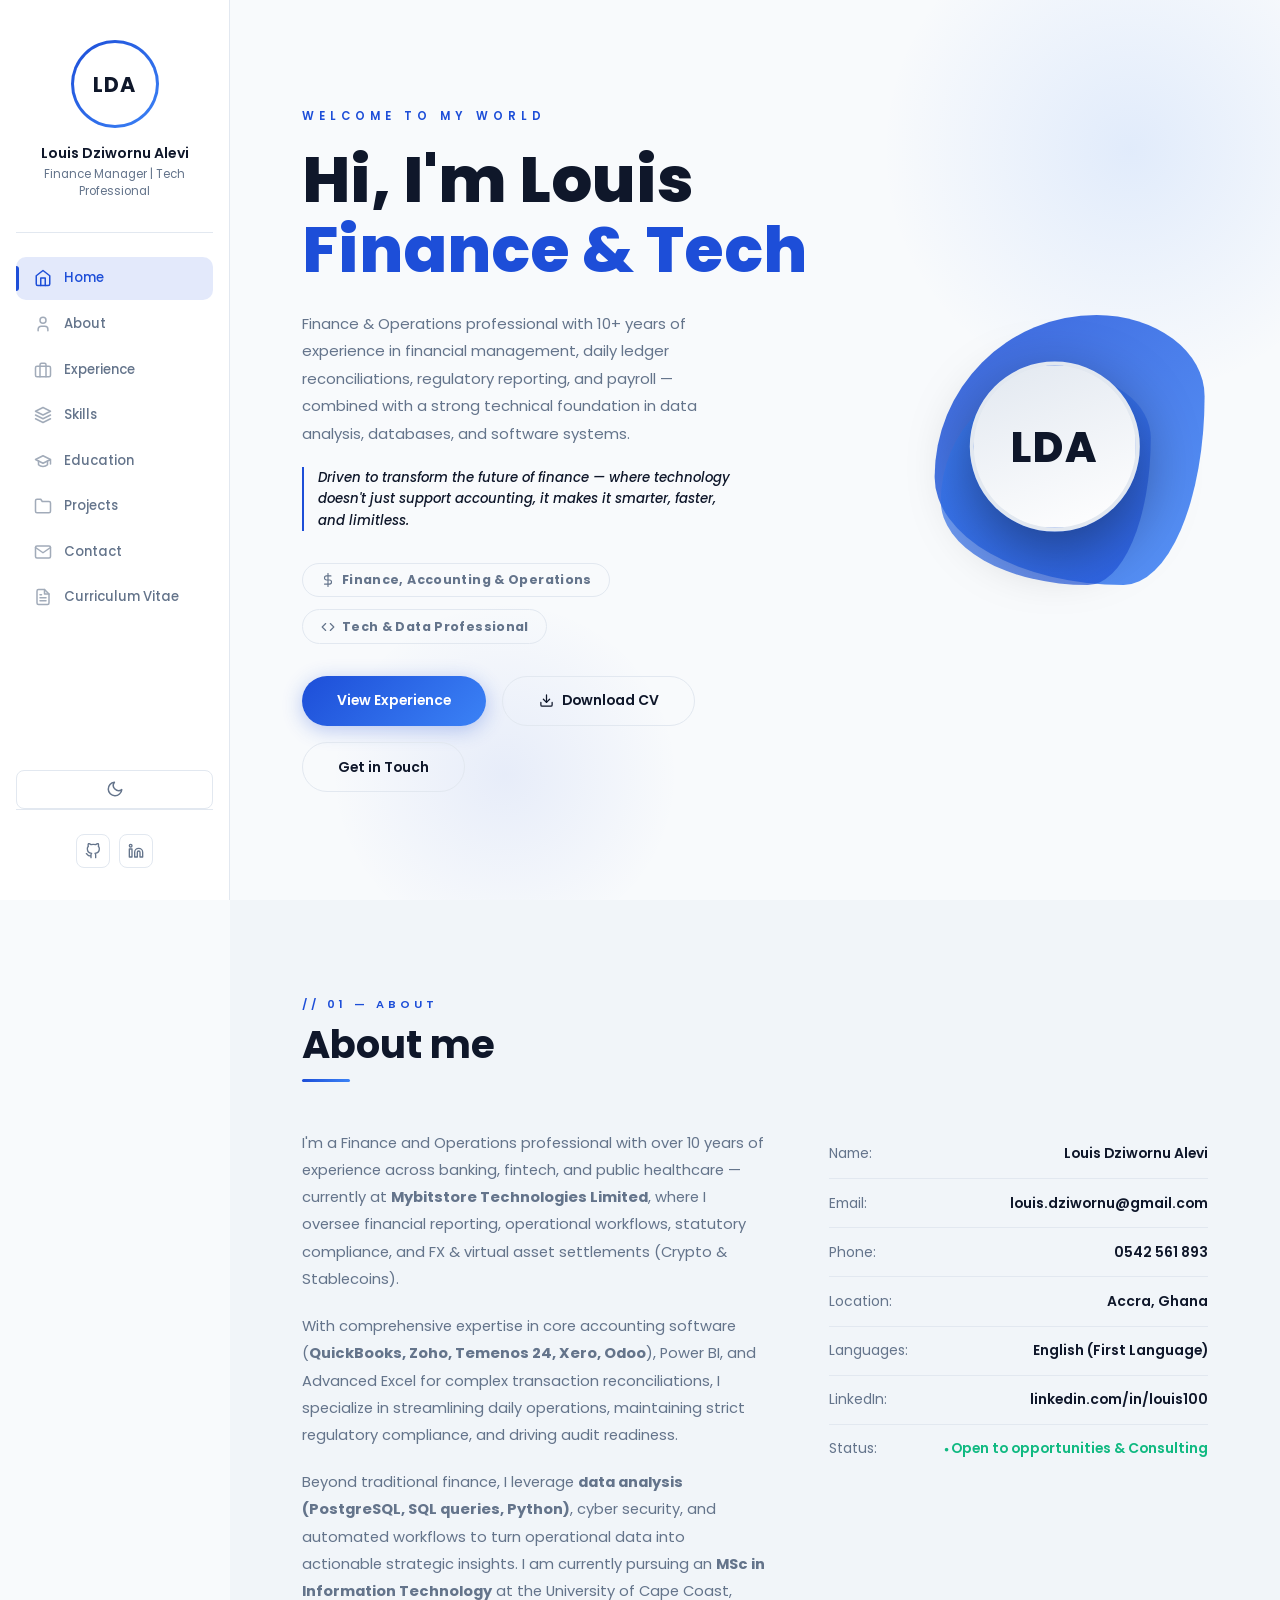
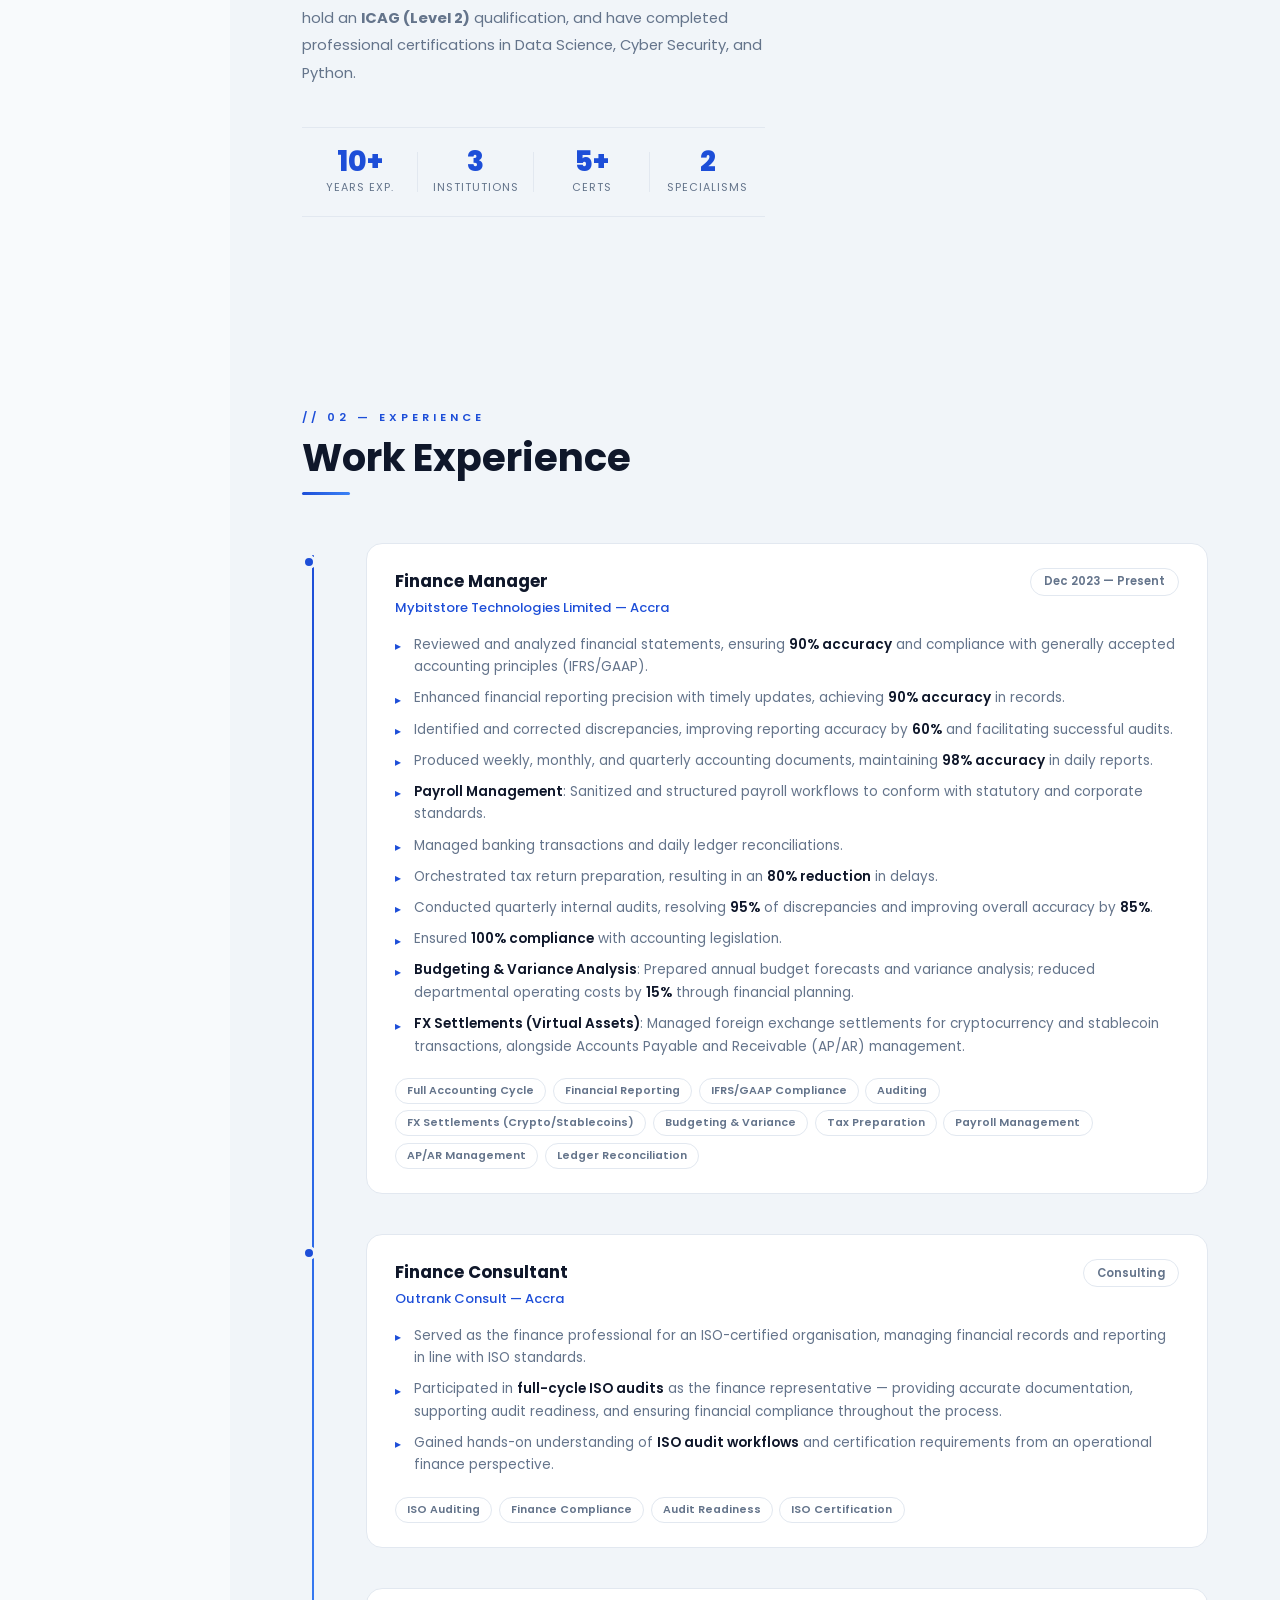
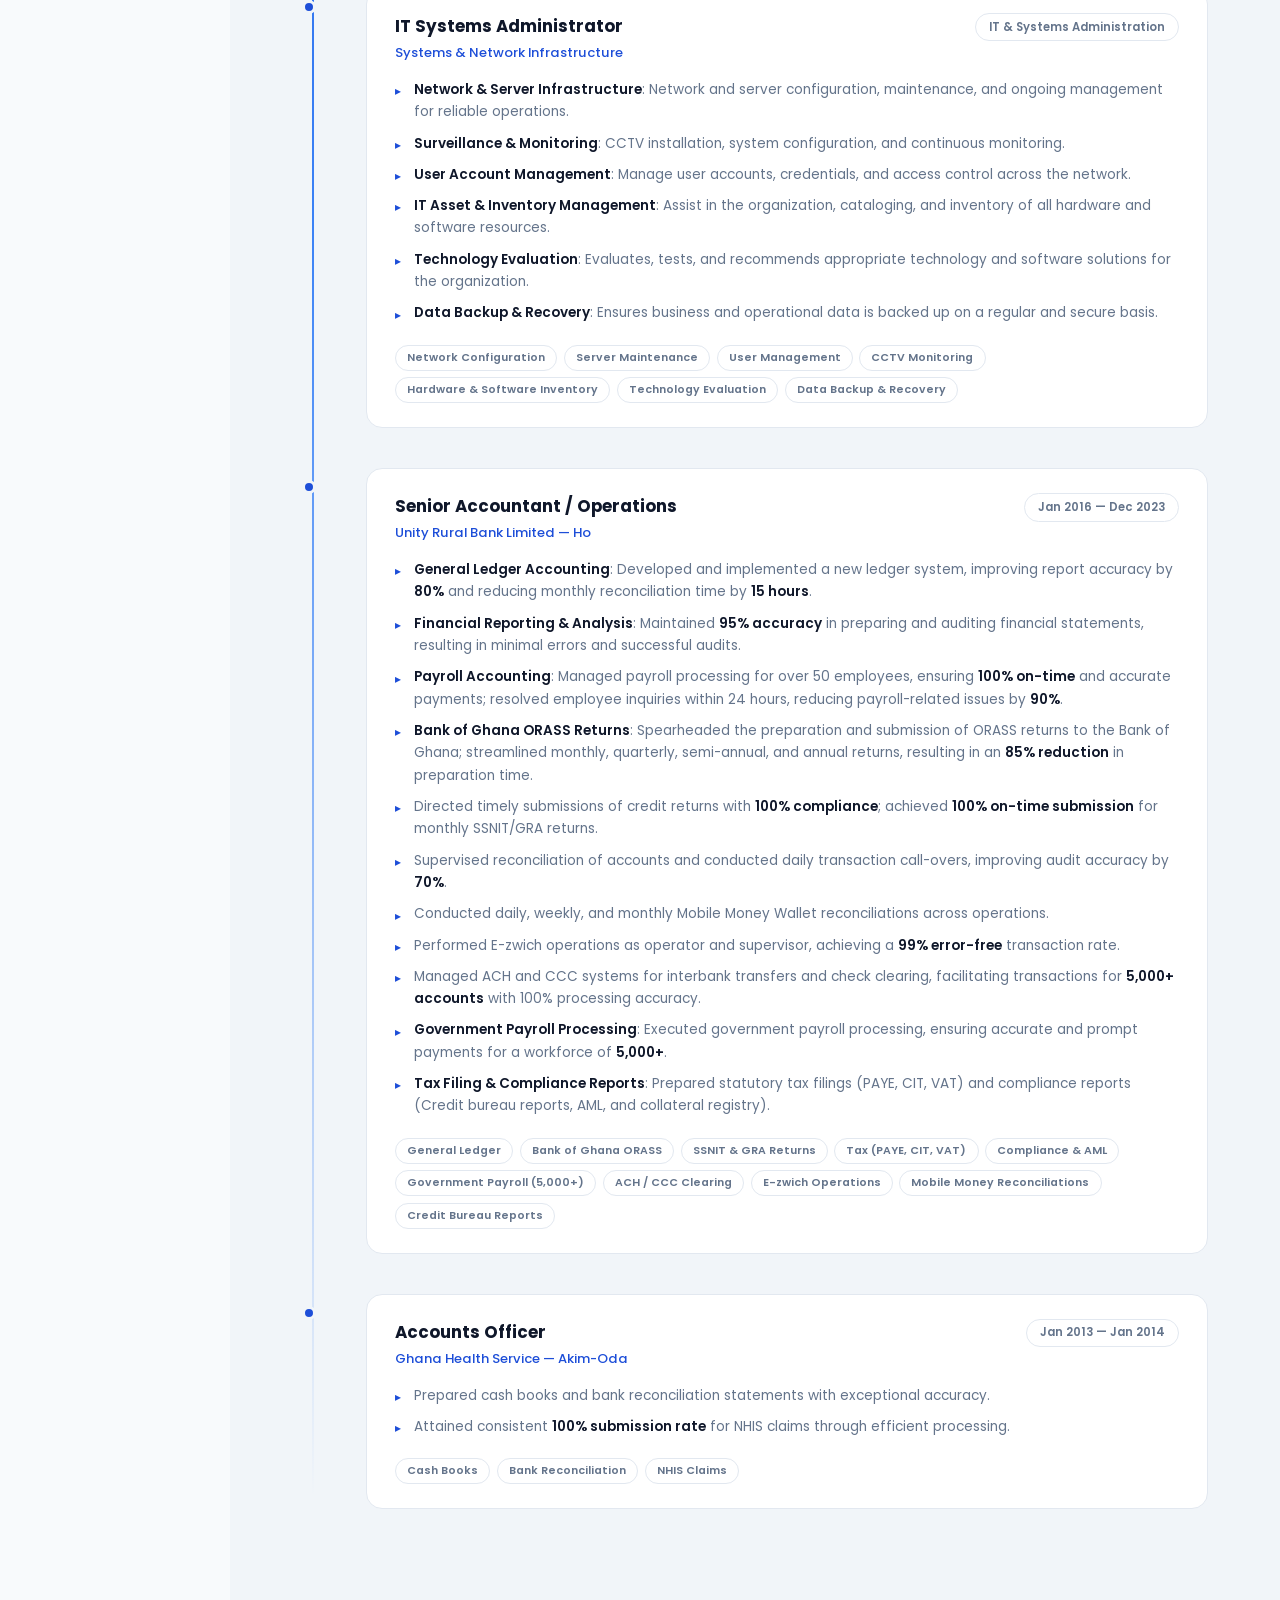
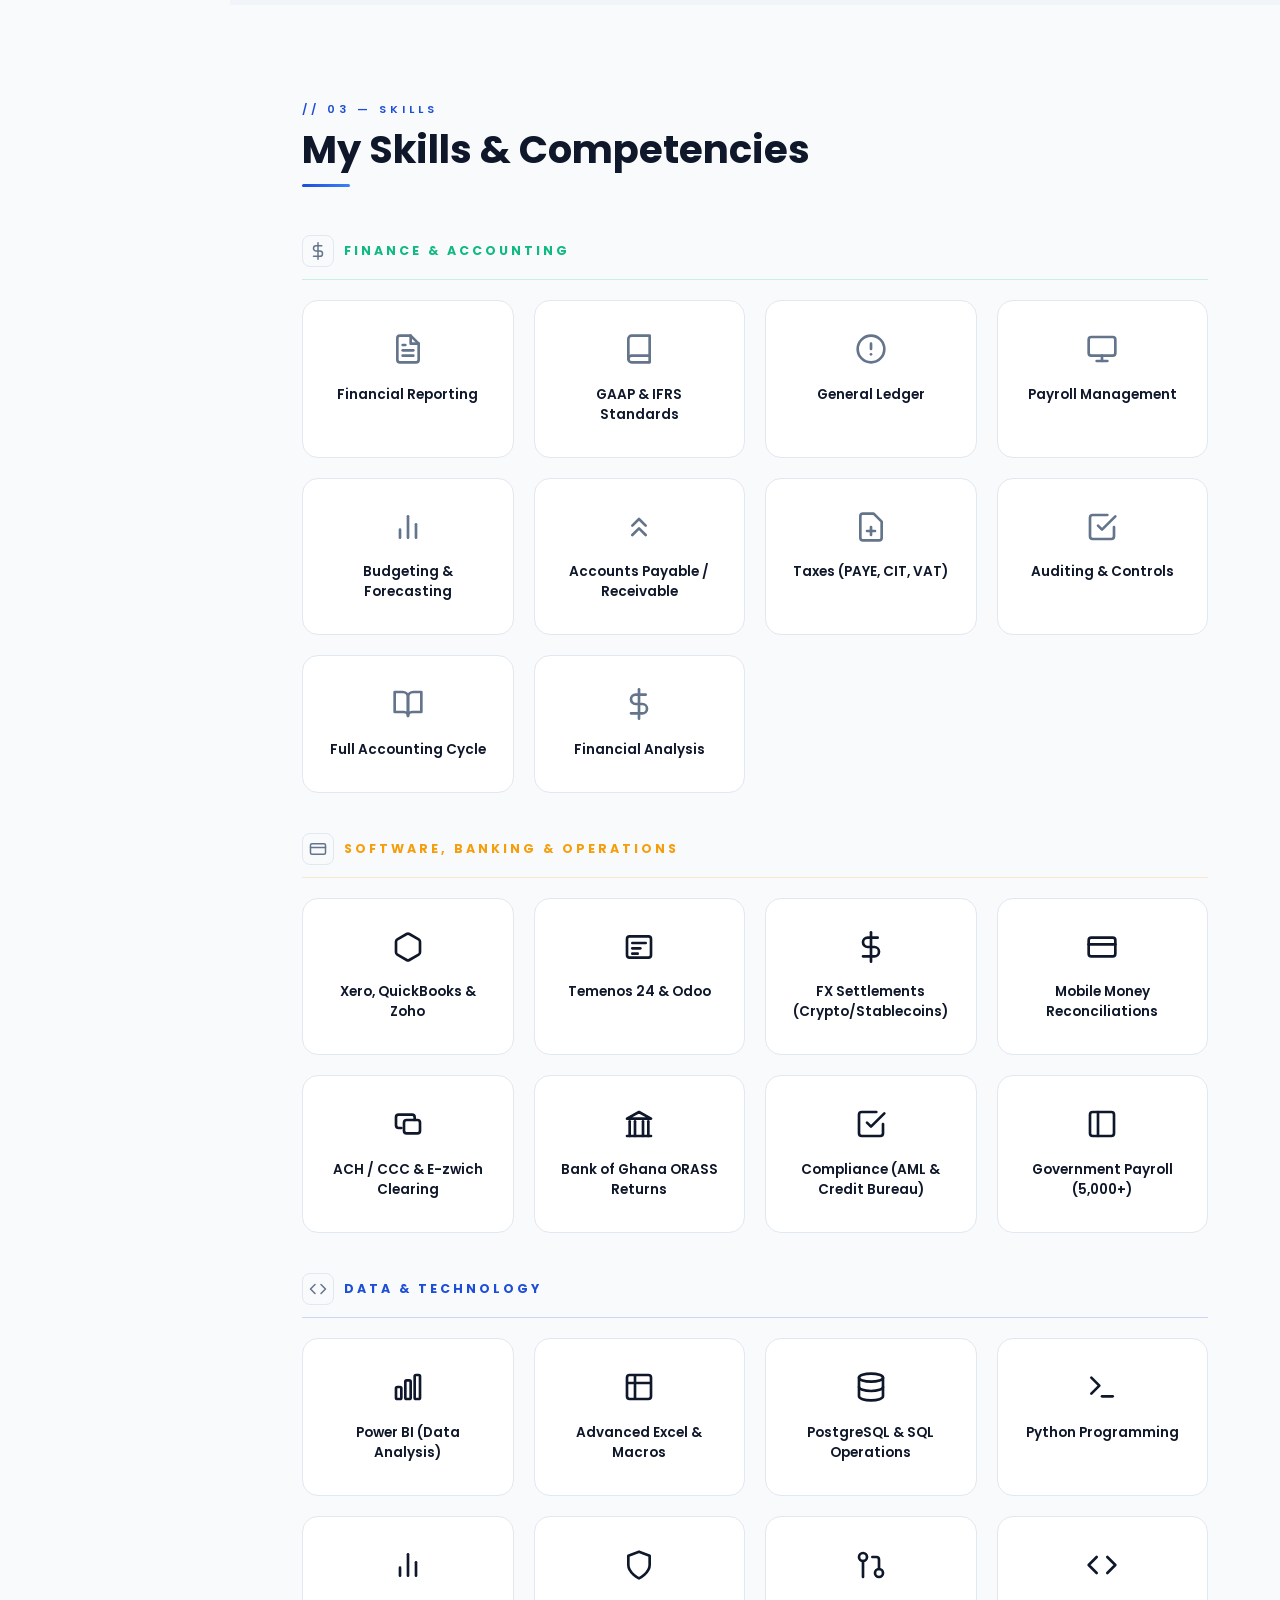
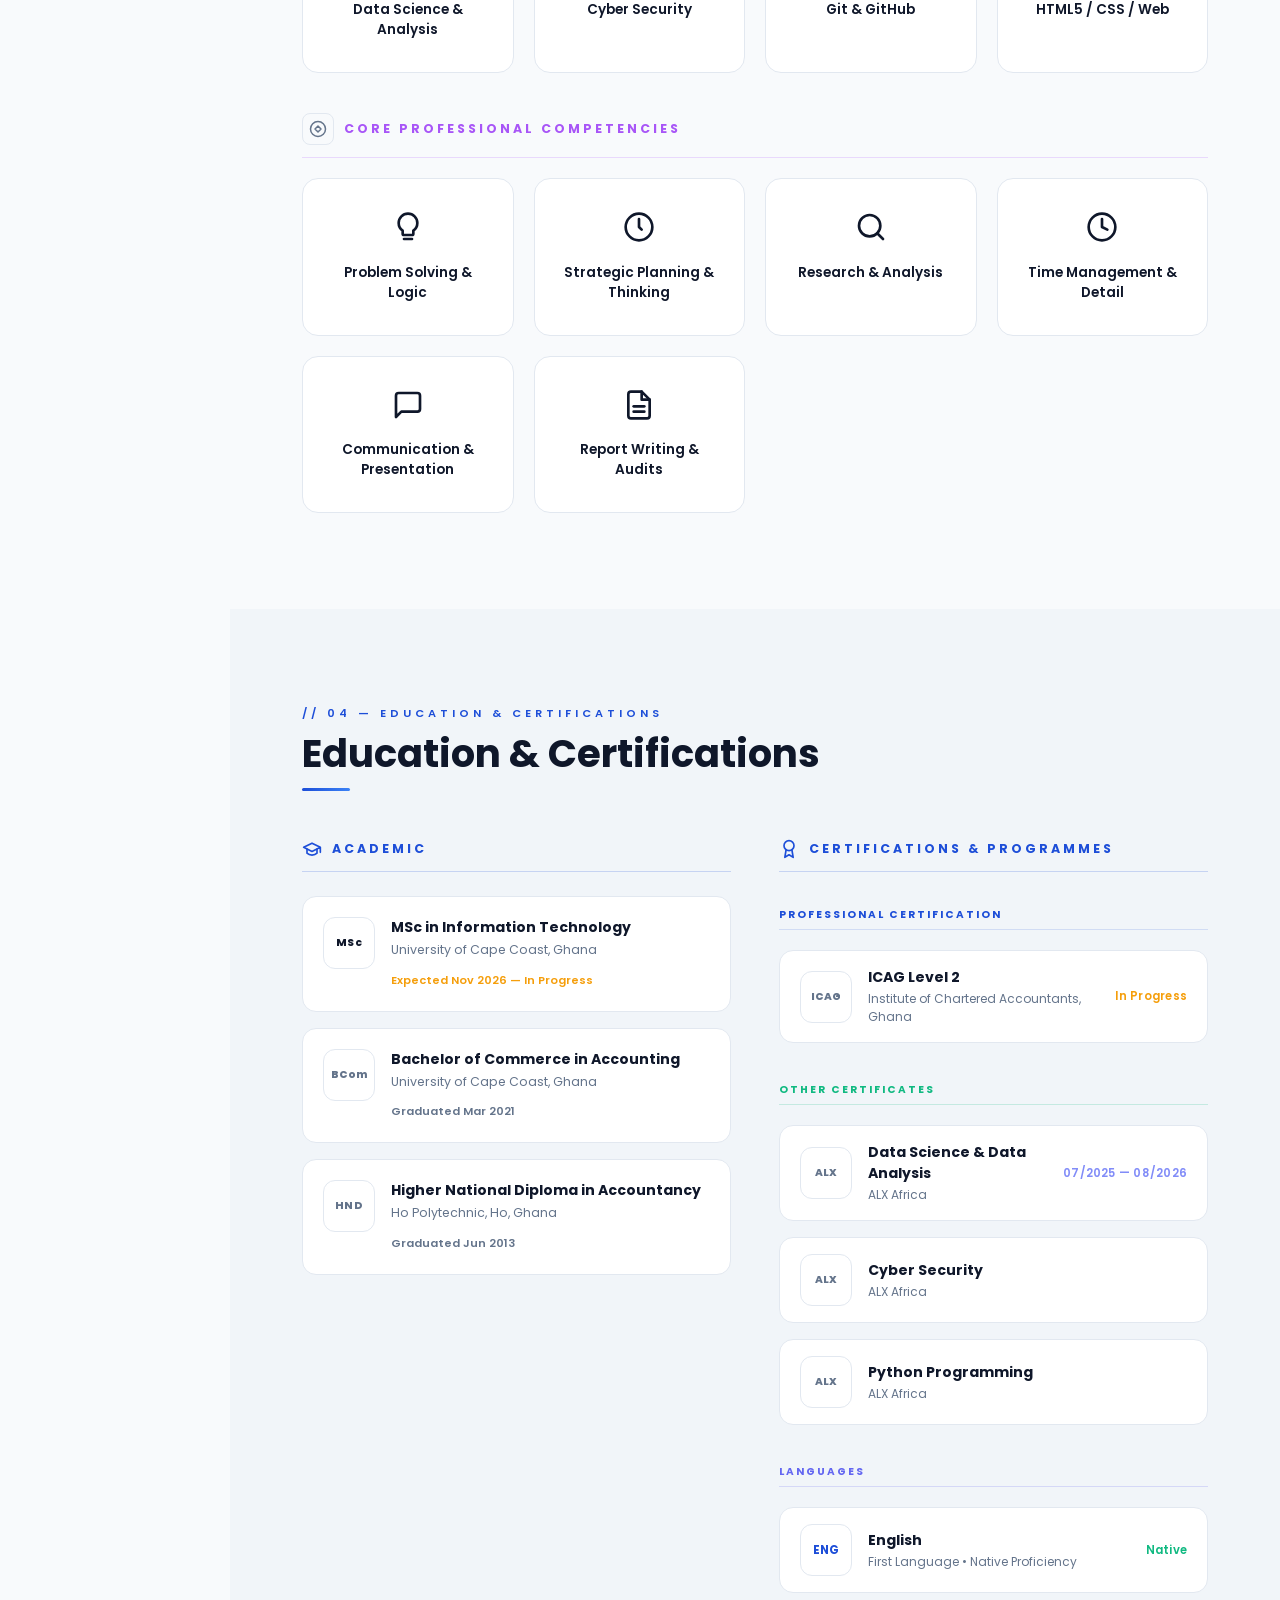
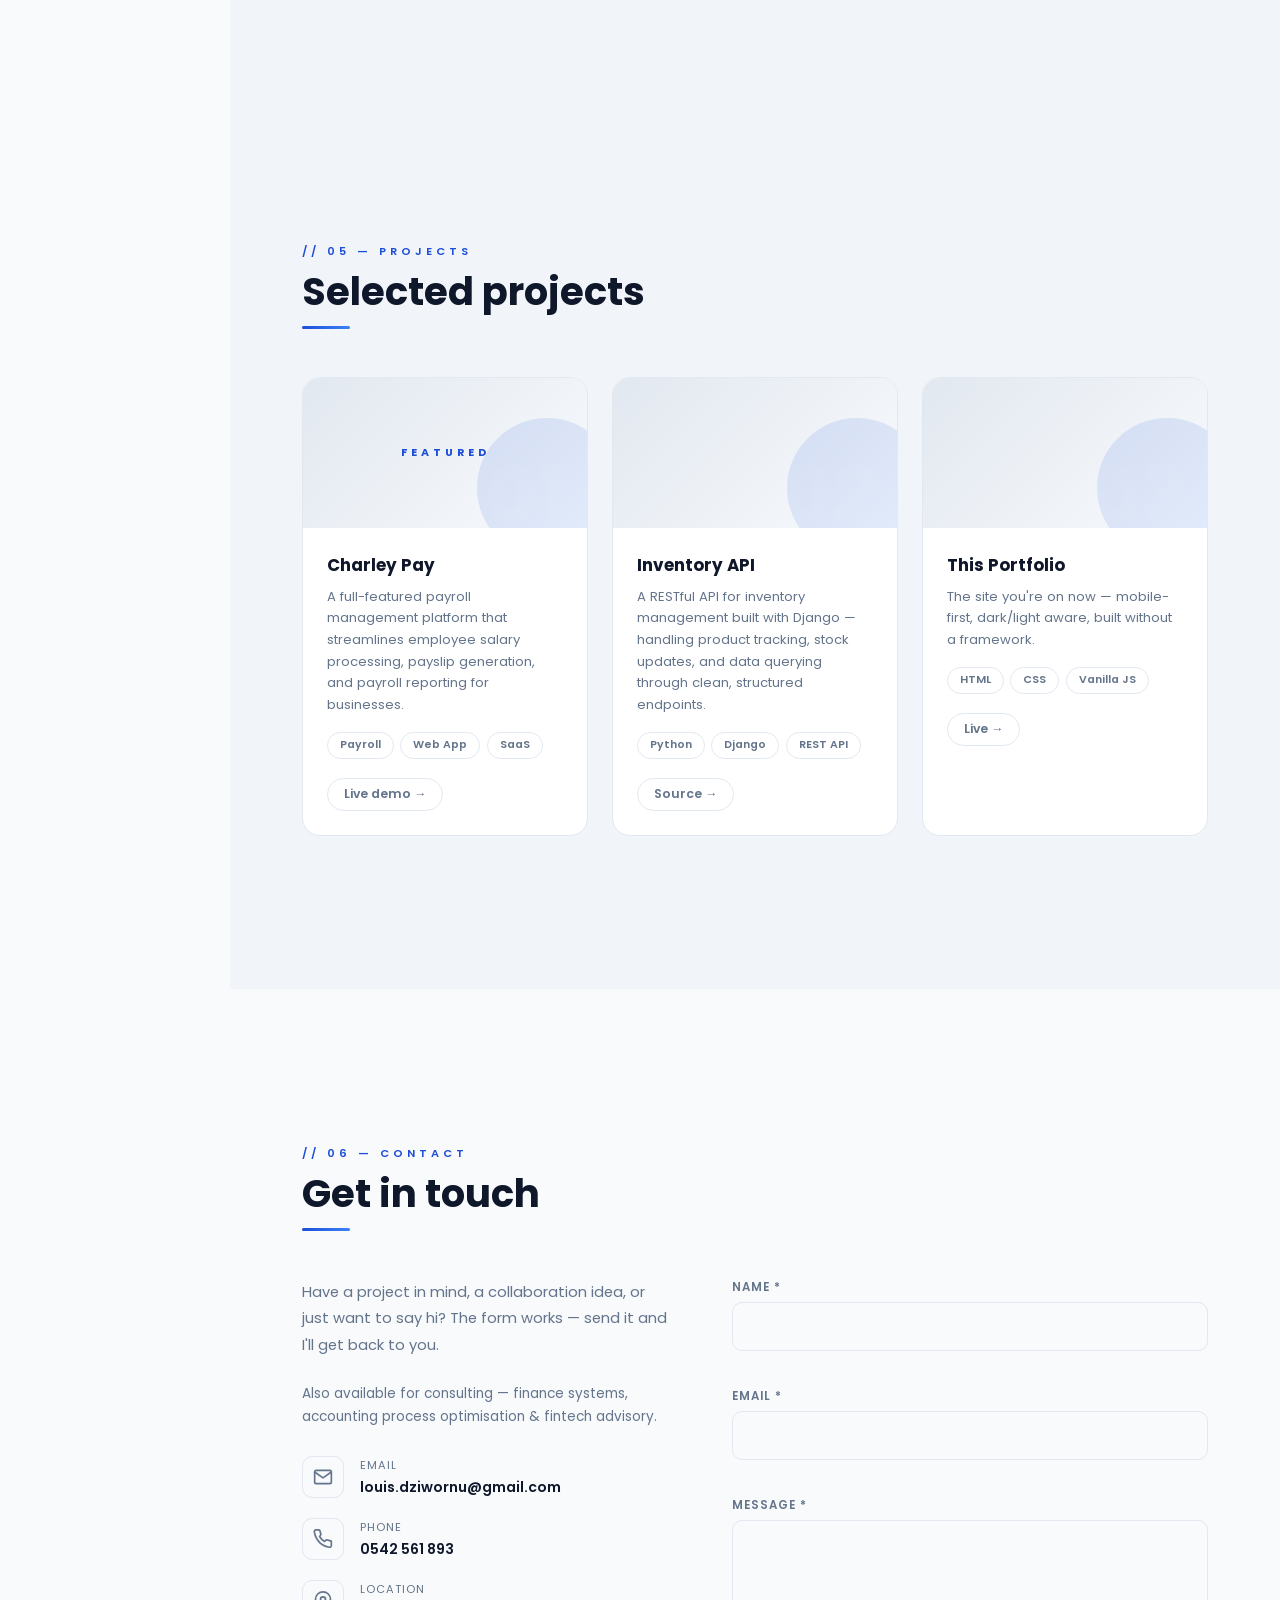
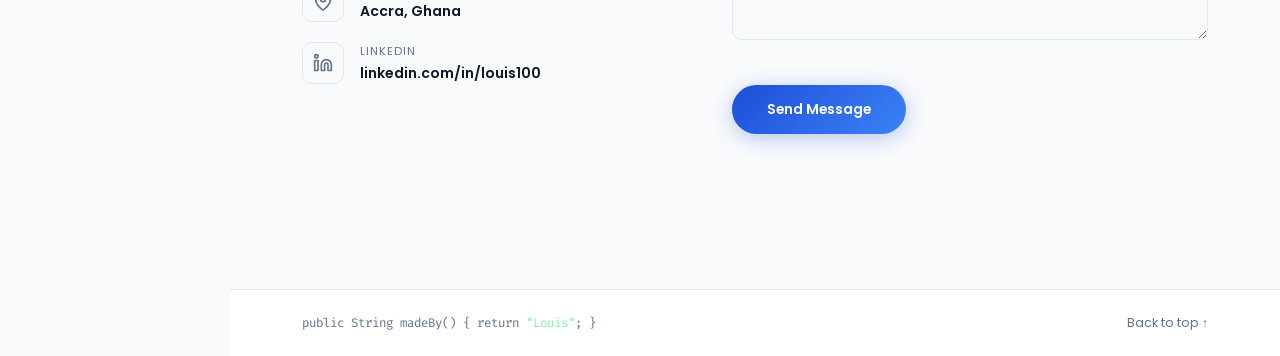
<file: index.html>
<!DOCTYPE html>
<html lang="en" data-theme="dark">
<head>
  <meta charset="UTF-8" />
  <meta name="viewport" content="width=device-width, initial-scale=1.0" />
  <title>Louis Dziwornu Alevi — Finance Manager & Tech Professional</title>
  <meta name="description" content="Portfolio of Louis Dziwornu Alevi, Finance Manager & Tech Professional — accounting expertise, software engineering, data analysis, and certifications." />
  <link rel="stylesheet" href="styles.css" />
</head>
<body>

  <!-- Welcome Intro Overlay -->
  <div class="intro-overlay" id="intro-overlay">
    <div class="intro-content">
      <div class="intro-initials" id="intro-initials">LDA</div>
      <div class="intro-name" id="intro-name">Louis Dziwornu Alevi</div>
      <div class="intro-bar" id="intro-bar"></div>
      <div class="intro-tagline" id="intro-tagline">Finance Manager &amp; Tech Professional</div>
    </div>
  </div>

  <div class="app">
    <!-- Hamburger for mobile -->
    <button class="hamburger" id="hamburger" aria-label="Toggle menu" aria-expanded="false">
      <span></span>
      <span></span>
      <span></span>
    </button>

    <!-- Sidebar -->
    <aside class="sidebar" id="sidebar">
      <div class="sidebar-profile">
        <div class="avatar-wrap">
          <div class="avatar-inner">LDA</div>
        </div>
        <h1 class="sidebar-name">Louis Dziwornu Alevi</h1>
        <p class="sidebar-role">Finance Manager | Tech Professional</p>
      </div>

      <nav class="sidebar-nav">
        <a href="#home" class="nav-item is-active" data-nav="home">
          <svg width="18" height="18" viewBox="0 0 24 24" fill="none" stroke="currentColor" stroke-width="2" stroke-linecap="round" stroke-linejoin="round"><path d="M3 9l9-7 9 7v11a2 2 0 0 1-2 2H5a2 2 0 0 1-2-2z"></path><polyline points="9 22 9 12 15 12 15 22"></polyline></svg>
          Home
        </a>
        <a href="#about" class="nav-item" data-nav="about">
          <svg width="18" height="18" viewBox="0 0 24 24" fill="none" stroke="currentColor" stroke-width="2" stroke-linecap="round" stroke-linejoin="round"><circle cx="12" cy="7" r="4"></circle><path d="M5.5 21v-2a4 4 0 0 1 4-4h5a4 4 0 0 1 4 4v2"></path></svg>
          About
        </a>
        <a href="#experience" class="nav-item" data-nav="experience">
          <svg width="18" height="18" viewBox="0 0 24 24" fill="none" stroke="currentColor" stroke-width="2" stroke-linecap="round" stroke-linejoin="round"><rect x="2" y="7" width="20" height="14" rx="2" ry="2"></rect><path d="M16 21V5a2 2 0 0 0-2-2h-4a2 2 0 0 0-2 2v16"></path></svg>
          Experience
        </a>
        <a href="#skills" class="nav-item" data-nav="skills">
          <svg width="18" height="18" viewBox="0 0 24 24" fill="none" stroke="currentColor" stroke-width="2" stroke-linecap="round" stroke-linejoin="round"><polygon points="12 2 2 7 12 12 22 7 12 2"></polygon><polyline points="2 17 12 22 22 17"></polyline><polyline points="2 12 12 17 22 12"></polyline></svg>
          Skills
        </a>
        <a href="#education" class="nav-item" data-nav="education">
          <svg width="18" height="18" viewBox="0 0 24 24" fill="none" stroke="currentColor" stroke-width="2" stroke-linecap="round" stroke-linejoin="round"><path d="M22 10v6M2 10l10-5 10 5-10 5z"></path><path d="M6 12v5c3 3 9 3 12 0v-5"></path></svg>
          Education
        </a>
        <a href="#projects" class="nav-item" data-nav="projects">
          <svg width="18" height="18" viewBox="0 0 24 24" fill="none" stroke="currentColor" stroke-width="2" stroke-linecap="round" stroke-linejoin="round"><path d="M22 19a2 2 0 0 1-2 2H4a2 2 0 0 1-2-2V5a2 2 0 0 1 2-2h5l2 3h9a2 2 0 0 1 2 2z"></path></svg>
          Projects
        </a>
        <a href="#contact" class="nav-item" data-nav="contact">
          <svg width="18" height="18" viewBox="0 0 24 24" fill="none" stroke="currentColor" stroke-width="2" stroke-linecap="round" stroke-linejoin="round"><path d="M4 4h16c1.1 0 2 .9 2 2v12c0 1.1-.9 2-2 2H4c-1.1 0-2-.9-2-2V6c0-1.1.9-2 2-2z"></path><polyline points="22,6 12,13 2,6"></polyline></svg>
          Contact
        </a>
        <a href="downloads.html" class="nav-item" data-nav="cv">
          <svg width="18" height="18" viewBox="0 0 24 24" fill="none" stroke="currentColor" stroke-width="2" stroke-linecap="round" stroke-linejoin="round"><path d="M14 2H6a2 2 0 0 0-2 2v16a2 2 0 0 0 2 2h12a2 2 0 0 0 2-2V8z"></path><polyline points="14 2 14 8 20 8"></polyline><line x1="16" y1="13" x2="8" y2="13"></line><line x1="16" y1="17" x2="8" y2="17"></line><polyline points="10 9 9 9 8 9"></polyline></svg>
          Curriculum Vitae
        </a>
      </nav>

      <button id="theme-toggle" class="theme-toggle" aria-label="Toggle dark mode">
        <svg class="sun-icon" width="18" height="18" viewBox="0 0 24 24" fill="none" stroke="currentColor" stroke-width="2" stroke-linecap="round" stroke-linejoin="round" style="display:none;"><circle cx="12" cy="12" r="5"></circle><line x1="12" y1="1" x2="12" y2="3"></line><line x1="12" y1="21" x2="12" y2="23"></line><line x1="4.22" y1="4.22" x2="5.64" y2="5.64"></line><line x1="18.36" y1="18.36" x2="19.78" y2="19.78"></line><line x1="1" y1="12" x2="3" y2="12"></line><line x1="21" y1="12" x2="23" y2="12"></line><line x1="4.22" y1="19.78" x2="5.64" y2="18.36"></line><line x1="18.36" y1="5.64" x2="19.78" y2="4.22"></line></svg>
        <svg class="moon-icon" width="18" height="18" viewBox="0 0 24 24" fill="none" stroke="currentColor" stroke-width="2" stroke-linecap="round" stroke-linejoin="round"><path d="M21 12.79A9 9 0 1 1 11.21 3 7 7 0 0 0 21 12.79z"></path></svg>
      </button>

      <div class="sidebar-socials">
        <a href="https://github.com/louix233" target="_blank" rel="noopener noreferrer" class="soc-link" aria-label="GitHub">
          <svg width="16" height="16" viewBox="0 0 24 24" fill="none" stroke="currentColor" stroke-width="2" stroke-linecap="round" stroke-linejoin="round"><path d="M9 19c-5 1.5-5-2.5-7-3m14 6v-3.87a3.37 3.37 0 0 0-.94-2.61c3.14-.35 6.44-1.54 6.44-7A5.44 5.44 0 0 0 20 4.77 5.07 5.07 0 0 0 19.91 1S18.73.65 16 2.48a13.38 13.38 0 0 0-7 0C6.27.65 5.09 1 5.09 1A5.07 5.07 0 0 0 5 4.77a5.44 5.44 0 0 0-1.5 3.78c0 5.42 3.3 6.61 6.44 7A3.37 3.37 0 0 0 9 18.13V22"></path></svg>
        </a>
        <a href="https://www.linkedin.com/in/louis100" target="_blank" rel="noopener noreferrer" class="soc-link" aria-label="LinkedIn">
          <svg width="16" height="16" viewBox="0 0 24 24" fill="none" stroke="currentColor" stroke-width="2" stroke-linecap="round" stroke-linejoin="round"><path d="M16 8a6 6 0 0 1 6 6v7h-4v-7a2 2 0 0 0-2-2 2 2 0 0 0-2 2v7h-4v-7a6 6 0 0 1 6-6z"></path><rect x="2" y="9" width="4" height="12"></rect><circle cx="4" cy="4" r="2"></circle></svg>
        </a>
      </div>
    </aside>

    <!-- Main Content -->
    <main class="main" id="top">

      <!-- HERO -->
      <section class="section hero" id="home">
        <div class="hero-content">
          <p class="hero-greeting">Welcome to my world</p>
          <h2 class="hero-heading">Hi, I'm Louis<br/><span class="accent">Finance & Tech</span></h2>
          <p class="hero-bio">
            Finance &amp; Operations professional with 10+ years of experience in financial management, daily ledger reconciliations, regulatory reporting, and payroll — combined with a strong technical foundation in data analysis, databases, and software systems.
          </p>
          <p class="hero-mission">
            Driven to transform the future of finance — where technology doesn't just support accounting, it makes it smarter, faster, and limitless.
          </p>
          <div class="hero-dual-badges">
            <span class="dual-badge badge-finance">
              <svg width="14" height="14" viewBox="0 0 24 24" fill="none" stroke="currentColor" stroke-width="2" stroke-linecap="round" stroke-linejoin="round"><line x1="12" y1="1" x2="12" y2="23"></line><path d="M17 5H9.5a3.5 3.5 0 0 0 0 7h5a3.5 3.5 0 0 1 0 7H6"></path></svg>
              Finance, Accounting &amp; Operations
            </span>
            <span class="dual-badge badge-tech">
              <svg width="14" height="14" viewBox="0 0 24 24" fill="none" stroke="currentColor" stroke-width="2" stroke-linecap="round" stroke-linejoin="round"><polyline points="16 18 22 12 16 6"></polyline><polyline points="8 6 2 12 8 18"></polyline></svg>
              Tech &amp; Data Professional
            </span>
          </div>
          <div class="hero-actions">
            <a href="#experience" class="btn btn-primary">View Experience</a>
            <a href="downloads.html" class="btn btn-outline">
              <svg width="15" height="15" viewBox="0 0 24 24" fill="none" stroke="currentColor" stroke-width="2" stroke-linecap="round" stroke-linejoin="round"><path d="M21 15v4a2 2 0 0 1-2 2H5a2 2 0 0 1-2-2v-4"></path><polyline points="7 10 12 15 17 10"></polyline><line x1="12" y1="15" x2="12" y2="3"></line></svg>
              Download CV
            </a>
            <a href="#contact" class="btn btn-outline">Get in Touch</a>
          </div>
        </div>
        <div class="hero-visual">
          <div class="blob blob-1"></div>
          <div class="blob blob-2"></div>
          <div class="hero-avatar">LDA</div>
        </div>
      </section>

      <!-- ABOUT -->
      <section class="section about" id="about">
        <p class="eyebrow">// 01 — about</p>
        <h2 class="section-title">About me</h2>
        <div class="section-line"></div>

        <div class="about-grid">
          <div class="about-text">
            <p>
              I'm a Finance and Operations professional with over 10 years of experience across banking, fintech, and public healthcare — currently at <strong>Mybitstore Technologies Limited</strong>, where I oversee financial reporting, operational workflows, statutory compliance, and FX &amp; virtual asset settlements (Crypto &amp; Stablecoins).
            </p>
            <p>
              With comprehensive expertise in core accounting software (<strong>QuickBooks, Zoho, Temenos 24, Xero, Odoo</strong>), Power BI, and Advanced Excel for complex transaction reconciliations, I specialize in streamlining daily operations, maintaining strict regulatory compliance, and driving audit readiness.
            </p>
            <p>
              Beyond traditional finance, I leverage <strong>data analysis (PostgreSQL, SQL queries, Python)</strong>, cyber security, and automated workflows to turn operational data into actionable strategic insights. I am currently pursuing an <strong>MSc in Information Technology</strong> at the University of Cape Coast, hold an <strong>ICAG (Level 2)</strong> qualification, and have completed professional certifications in Data Science, Cyber Security, and Python.
            </p>

            <div class="about-stats">
              <div class="stat-item">
                <span class="stat-num">10+</span>
                <span class="stat-lbl">Years Exp.</span>
              </div>
              <div class="stat-divider"></div>
              <div class="stat-item">
                <span class="stat-num">3</span>
                <span class="stat-lbl">Institutions</span>
              </div>
              <div class="stat-divider"></div>
              <div class="stat-item">
                <span class="stat-num">5+</span>
                <span class="stat-lbl">Certs</span>
              </div>
              <div class="stat-divider"></div>
              <div class="stat-item">
                <span class="stat-num">2</span>
                <span class="stat-lbl">Specialisms</span>
              </div>
            </div>
          </div>

          <div class="about-details">
            <div class="info-table">
              <div class="info-row">
                <span class="info-key">Name:</span>
                <span class="info-val">Louis Dziwornu Alevi</span>
              </div>
              <div class="info-row">
                <span class="info-key">Email:</span>
                <span class="info-val"><a href="mailto:louis.dziwornu@gmail.com">louis.dziwornu@gmail.com</a></span>
              </div>
              <div class="info-row">
                <span class="info-key">Phone:</span>
                <span class="info-val"><a href="tel:+233542561893">0542 561 893</a></span>
              </div>
              <div class="info-row">
                <span class="info-key">Location:</span>
                <span class="info-val">Accra, Ghana</span>
              </div>
              <div class="info-row">
                <span class="info-key">Languages:</span>
                <span class="info-val">English (First Language)</span>
              </div>
              <div class="info-row">
                <span class="info-key">LinkedIn:</span>
                <span class="info-val"><a href="https://www.linkedin.com/in/louis100" target="_blank" rel="noopener noreferrer">linkedin.com/in/louis100</a></span>
              </div>
              <div class="info-row">
                <span class="info-key">Status:</span>
                <span class="info-val status-available">Open to opportunities &amp; Consulting</span>
              </div>
            </div>
          </div>
        </div>
      </section>

      <!-- EXPERIENCE -->
      <section class="section experience" id="experience">
        <p class="eyebrow">// 02 — experience</p>
        <h2 class="section-title">Work Experience</h2>
        <div class="section-line"></div>

        <div class="timeline">

          <!-- Job 1 -->
          <div class="timeline-item">
            <div class="tl-dot"></div>
            <div class="tl-card">
              <div class="tl-header">
                <div class="tl-title-group">
                  <h3 class="tl-role">Finance Manager</h3>
                  <p class="tl-company">Mybitstore Technologies Limited &mdash; Accra</p>
                </div>
                <span class="tl-period">Dec 2023 &mdash; Present</span>
              </div>
              <ul class="tl-achievements">
                <li>Reviewed and analyzed financial statements, ensuring <strong>90% accuracy</strong> and compliance with generally accepted accounting principles (IFRS/GAAP).</li>
                <li>Enhanced financial reporting precision with timely updates, achieving <strong>90% accuracy</strong> in records.</li>
                <li>Identified and corrected discrepancies, improving reporting accuracy by <strong>60%</strong> and facilitating successful audits.</li>
                <li>Produced weekly, monthly, and quarterly accounting documents, maintaining <strong>98% accuracy</strong> in daily reports.</li>
                <li><strong>Payroll Management</strong>: Sanitized and structured payroll workflows to conform with statutory and corporate standards.</li>
                <li>Managed banking transactions and daily ledger reconciliations.</li>
                <li>Orchestrated tax return preparation, resulting in an <strong>80% reduction</strong> in delays.</li>
                <li>Conducted quarterly internal audits, resolving <strong>95%</strong> of discrepancies and improving overall accuracy by <strong>85%</strong>.</li>
                <li>Ensured <strong>100% compliance</strong> with accounting legislation.</li>
                <li><strong>Budgeting &amp; Variance Analysis</strong>: Prepared annual budget forecasts and variance analysis; reduced departmental operating costs by <strong>15%</strong> through financial planning.</li>
                <li><strong>FX Settlements (Virtual Assets)</strong>: Managed foreign exchange settlements for cryptocurrency and stablecoin transactions, alongside Accounts Payable and Receivable (AP/AR) management.</li>
              </ul>
              <div class="tl-tags">
                <span>Full Accounting Cycle</span><span>Financial Reporting</span><span>IFRS/GAAP Compliance</span><span>Auditing</span><span>FX Settlements (Crypto/Stablecoins)</span><span>Budgeting &amp; Variance</span><span>Tax Preparation</span><span>Payroll Management</span><span>AP/AR Management</span><span>Ledger Reconciliation</span>
              </div>
            </div>
          </div>

          <!-- Outrank Consult -->
          <div class="timeline-item">
            <div class="tl-dot"></div>
            <div class="tl-card">
              <div class="tl-header">
                <div class="tl-title-group">
                  <h3 class="tl-role">Finance Consultant</h3>
                  <p class="tl-company">Outrank Consult &mdash; Accra</p>
                </div>
                <span class="tl-period">Consulting</span>
              </div>
              <ul class="tl-achievements">
                <li>Served as the finance professional for an ISO-certified organisation, managing financial records and reporting in line with ISO standards.</li>
                <li>Participated in <strong>full-cycle ISO audits</strong> as the finance representative &mdash; providing accurate documentation, supporting audit readiness, and ensuring financial compliance throughout the process.</li>
                <li>Gained hands-on understanding of <strong>ISO audit workflows</strong> and certification requirements from an operational finance perspective.</li>
              </ul>
              <div class="tl-tags">
                <span>ISO Auditing</span><span>Finance Compliance</span><span>Audit Readiness</span><span>ISO Certification</span>
              </div>
            </div>
          </div>

          <!-- IT Systems Administrator -->
          <div class="timeline-item">
            <div class="tl-dot"></div>
            <div class="tl-card">
              <div class="tl-header">
                <div class="tl-title-group">
                  <h3 class="tl-role">IT Systems Administrator</h3>
                  <p class="tl-company">Systems &amp; Network Infrastructure</p>
                </div>
                <span class="tl-period">IT &amp; Systems Administration</span>
              </div>
              <ul class="tl-achievements">
                <li><strong>Network &amp; Server Infrastructure</strong>: Network and server configuration, maintenance, and ongoing management for reliable operations.</li>
                <li><strong>Surveillance &amp; Monitoring</strong>: CCTV installation, system configuration, and continuous monitoring.</li>
                <li><strong>User Account Management</strong>: Manage user accounts, credentials, and access control across the network.</li>
                <li><strong>IT Asset &amp; Inventory Management</strong>: Assist in the organization, cataloging, and inventory of all hardware and software resources.</li>
                <li><strong>Technology Evaluation</strong>: Evaluates, tests, and recommends appropriate technology and software solutions for the organization.</li>
                <li><strong>Data Backup &amp; Recovery</strong>: Ensures business and operational data is backed up on a regular and secure basis.</li>
              </ul>
              <div class="tl-tags">
                <span>Network Configuration</span><span>Server Maintenance</span><span>User Management</span><span>CCTV Monitoring</span><span>Hardware &amp; Software Inventory</span><span>Technology Evaluation</span><span>Data Backup &amp; Recovery</span>
              </div>
            </div>
          </div>

          <!-- Job 2 -->
          <div class="timeline-item">
            <div class="tl-dot"></div>
            <div class="tl-card">
              <div class="tl-header">
                <div class="tl-title-group">
                  <h3 class="tl-role">Senior Accountant / Operations</h3>
                  <p class="tl-company">Unity Rural Bank Limited &mdash; Ho</p>
                </div>
                <span class="tl-period">Jan 2016 &mdash; Dec 2023</span>
              </div>
              <ul class="tl-achievements">
                <li><strong>General Ledger Accounting</strong>: Developed and implemented a new ledger system, improving report accuracy by <strong>80%</strong> and reducing monthly reconciliation time by <strong>15 hours</strong>.</li>
                <li><strong>Financial Reporting &amp; Analysis</strong>: Maintained <strong>95% accuracy</strong> in preparing and auditing financial statements, resulting in minimal errors and successful audits.</li>
                <li><strong>Payroll Accounting</strong>: Managed payroll processing for over 50 employees, ensuring <strong>100% on-time</strong> and accurate payments; resolved employee inquiries within 24 hours, reducing payroll-related issues by <strong>90%</strong>.</li>
                <li><strong>Bank of Ghana ORASS Returns</strong>: Spearheaded the preparation and submission of ORASS returns to the Bank of Ghana; streamlined monthly, quarterly, semi-annual, and annual returns, resulting in an <strong>85% reduction</strong> in preparation time.</li>
                <li>Directed timely submissions of credit returns with <strong>100% compliance</strong>; achieved <strong>100% on-time submission</strong> for monthly SSNIT/GRA returns.</li>
                <li>Supervised reconciliation of accounts and conducted daily transaction call-overs, improving audit accuracy by <strong>70%</strong>.</li>
                <li>Conducted daily, weekly, and monthly Mobile Money Wallet reconciliations across operations.</li>
                <li>Performed E-zwich operations as operator and supervisor, achieving a <strong>99% error-free</strong> transaction rate.</li>
                <li>Managed ACH and CCC systems for interbank transfers and check clearing, facilitating transactions for <strong>5,000+ accounts</strong> with 100% processing accuracy.</li>
                <li><strong>Government Payroll Processing</strong>: Executed government payroll processing, ensuring accurate and prompt payments for a workforce of <strong>5,000+</strong>.</li>
                <li><strong>Tax Filing &amp; Compliance Reports</strong>: Prepared statutory tax filings (PAYE, CIT, VAT) and compliance reports (Credit bureau reports, AML, and collateral registry).</li>
              </ul>
              <div class="tl-tags">
                <span>General Ledger</span><span>Bank of Ghana ORASS</span><span>SSNIT &amp; GRA Returns</span><span>Tax (PAYE, CIT, VAT)</span><span>Compliance &amp; AML</span><span>Government Payroll (5,000+)</span><span>ACH / CCC Clearing</span><span>E-zwich Operations</span><span>Mobile Money Reconciliations</span><span>Credit Bureau Reports</span>
              </div>
            </div>
          </div>

          <!-- Ghana Health Service -->
          <div class="timeline-item">
            <div class="tl-dot"></div>
            <div class="tl-card">
              <div class="tl-header">
                <div class="tl-title-group">
                  <h3 class="tl-role">Accounts Officer</h3>
                  <p class="tl-company">Ghana Health Service &mdash; Akim-Oda</p>
                </div>
                <span class="tl-period">Jan 2013 &mdash; Jan 2014</span>
              </div>
              <ul class="tl-achievements">
                <li>Prepared cash books and bank reconciliation statements with exceptional accuracy.</li>
                <li>Attained consistent <strong>100% submission rate</strong> for NHIS claims through efficient processing.</li>
              </ul>
              <div class="tl-tags">
                <span>Cash Books</span><span>Bank Reconciliation</span><span>NHIS Claims</span>
              </div>
            </div>
          </div>

        </div>
      </section>

      <!-- SKILLS -->
      <section class="section skills" id="skills">
        <p class="eyebrow">// 03 — skills</p>
        <h2 class="section-title">My Skills &amp; Competencies</h2>
        <div class="section-line"></div>

        <!-- Category 1: Finance & Accounting -->
        <div class="skills-category-header">
          <span class="cat-icon">
            <svg width="18" height="18" viewBox="0 0 24 24" fill="none" stroke="currentColor" stroke-width="2" stroke-linecap="round" stroke-linejoin="round"><line x1="12" y1="1" x2="12" y2="23"></line><path d="M17 5H9.5a3.5 3.5 0 0 0 0 7h5a3.5 3.5 0 0 1 0 7H6"></path></svg>
          </span>
          Finance &amp; Accounting
        </div>
        <div class="skills-grid skills-grid-finance">
          <div class="skill-card skill-finance">
            <span class="skill-icon">
              <svg width="32" height="32" viewBox="0 0 24 24" fill="none" stroke="currentColor" stroke-width="2" stroke-linecap="round" stroke-linejoin="round"><path d="M14 2H6a2 2 0 0 0-2 2v16a2 2 0 0 0 2 2h12a2 2 0 0 0 2-2V8z"></path><polyline points="14 2 14 8 20 8"></polyline><line x1="16" y1="13" x2="8" y2="13"></line><line x1="16" y1="17" x2="8" y2="17"></line><polyline points="10 9 9 9 8 9"></polyline></svg>
            </span>
            <div class="skill-name">Financial Reporting</div>
          </div>
          <div class="skill-card skill-finance">
            <span class="skill-icon">
              <svg width="32" height="32" viewBox="0 0 24 24" fill="none" stroke="currentColor" stroke-width="2" stroke-linecap="round" stroke-linejoin="round"><path d="M4 19.5A2.5 2.5 0 0 1 6.5 17H20"></path><path d="M6.5 2H20v20H6.5A2.5 2.5 0 0 1 4 19.5v-15A2.5 2.5 0 0 1 6.5 2z"></path></svg>
            </span>
            <div class="skill-name">GAAP &amp; IFRS Standards</div>
          </div>
          <div class="skill-card skill-finance">
            <span class="skill-icon">
              <svg width="32" height="32" viewBox="0 0 24 24" fill="none" stroke="currentColor" stroke-width="2" stroke-linecap="round" stroke-linejoin="round"><circle cx="12" cy="12" r="10"></circle><line x1="12" y1="8" x2="12" y2="12"></line><line x1="12" y1="16" x2="12.01" y2="16"></line></svg>
            </span>
            <div class="skill-name">General Ledger</div>
          </div>
          <div class="skill-card skill-finance">
            <span class="skill-icon">
              <svg width="32" height="32" viewBox="0 0 24 24" fill="none" stroke="currentColor" stroke-width="2" stroke-linecap="round" stroke-linejoin="round"><rect x="2" y="3" width="20" height="14" rx="2" ry="2"></rect><line x1="8" y1="21" x2="16" y2="21"></line><line x1="12" y1="17" x2="12" y2="21"></line></svg>
            </span>
            <div class="skill-name">Payroll Management</div>
          </div>
          <div class="skill-card skill-finance">
            <span class="skill-icon">
              <svg width="32" height="32" viewBox="0 0 24 24" fill="none" stroke="currentColor" stroke-width="2" stroke-linecap="round" stroke-linejoin="round"><line x1="18" y1="20" x2="18" y2="10"></line><line x1="12" y1="20" x2="12" y2="4"></line><line x1="6" y1="20" x2="6" y2="14"></line></svg>
            </span>
            <div class="skill-name">Budgeting &amp; Forecasting</div>
          </div>
          <div class="skill-card skill-finance">
            <span class="skill-icon">
              <svg width="32" height="32" viewBox="0 0 24 24" fill="none" stroke="currentColor" stroke-width="2" stroke-linecap="round" stroke-linejoin="round"><path d="M17 11l-5-5-5 5"></path><path d="M17 18l-5-5-5 5"></path></svg>
            </span>
            <div class="skill-name">Accounts Payable / Receivable</div>
          </div>
          <div class="skill-card skill-finance">
            <span class="skill-icon">
              <svg width="32" height="32" viewBox="0 0 24 24" fill="none" stroke="currentColor" stroke-width="2" stroke-linecap="round" stroke-linejoin="round"><path d="M14 2H6a2 2 0 0 0-2 2v16a2 2 0 0 0 2 2h12a2 2 0 0 0 2-2V8z"></path><line x1="9" y1="15" x2="15" y2="15"></line><line x1="12" y1="12" x2="12" y2="18"></line></svg>
            </span>
            <div class="skill-name">Taxes (PAYE, CIT, VAT)</div>
          </div>
          <div class="skill-card skill-finance">
            <span class="skill-icon">
              <svg width="32" height="32" viewBox="0 0 24 24" fill="none" stroke="currentColor" stroke-width="2" stroke-linecap="round" stroke-linejoin="round"><polyline points="9 11 12 14 22 4"></polyline><path d="M21 12v7a2 2 0 0 1-2 2H5a2 2 0 0 1-2-2V5a2 2 0 0 1 2-2h11"></path></svg>
            </span>
            <div class="skill-name">Auditing &amp; Controls</div>
          </div>
          <div class="skill-card skill-finance">
            <span class="skill-icon">
              <svg width="32" height="32" viewBox="0 0 24 24" fill="none" stroke="currentColor" stroke-width="2" stroke-linecap="round" stroke-linejoin="round"><path d="M2 3h6a4 4 0 0 1 4 4v14a3 3 0 0 0-3-3H2z"></path><path d="M22 3h-6a4 4 0 0 0-4 4v14a3 3 0 0 1 3-3h7z"></path></svg>
            </span>
            <div class="skill-name">Full Accounting Cycle</div>
          </div>
          <div class="skill-card skill-finance">
            <span class="skill-icon">
              <svg width="32" height="32" viewBox="0 0 24 24" fill="none" stroke="currentColor" stroke-width="2" stroke-linecap="round" stroke-linejoin="round"><line x1="12" y1="1" x2="12" y2="23"></line><path d="M17 5H9.5a3.5 3.5 0 0 0 0 7h5a3.5 3.5 0 0 1 0 7H6"></path></svg>
            </span>
            <div class="skill-name">Financial Analysis</div>
          </div>
        </div>

        <!-- Category 2: Software & Banking Operations -->
        <div class="skills-category-header skills-category-header--ops">
          <span class="cat-icon">
            <svg width="18" height="18" viewBox="0 0 24 24" fill="none" stroke="currentColor" stroke-width="2" stroke-linecap="round" stroke-linejoin="round"><rect x="2" y="5" width="20" height="14" rx="2"></rect><line x1="2" y1="10" x2="22" y2="10"></line></svg>
          </span>
          Software, Banking &amp; Operations
        </div>
        <div class="skills-grid">
          <div class="skill-card">
            <span class="skill-icon">
              <svg width="32" height="32" viewBox="0 0 24 24" fill="none" stroke="currentColor" stroke-width="2" stroke-linecap="round" stroke-linejoin="round"><path d="M21 16V8a2 2 0 0 0-1-1.73l-7-4a2 2 0 0 0-2 0l-7 4A2 2 0 0 0 3 8v8a2 2 0 0 0 1 1.73l7 4a2 2 0 0 0 2 0l7-4A2 2 0 0 0 21 16z"></path></svg>
            </span>
            <div class="skill-name">Xero, QuickBooks &amp; Zoho</div>
          </div>
          <div class="skill-card">
            <span class="skill-icon">
              <svg width="32" height="32" viewBox="0 0 24 24" fill="none" stroke="currentColor" stroke-width="2" stroke-linecap="round" stroke-linejoin="round"><rect x="3" y="4" width="18" height="16" rx="2"></rect><line x1="7" y1="9" x2="17" y2="9"></line><line x1="7" y1="13" x2="13" y2="13"></line><line x1="7" y1="17" x2="11" y2="17"></line></svg>
            </span>
            <div class="skill-name">Temenos 24 &amp; Odoo</div>
          </div>
          <div class="skill-card">
            <span class="skill-icon">
              <svg width="32" height="32" viewBox="0 0 24 24" fill="none" stroke="currentColor" stroke-width="2" stroke-linecap="round" stroke-linejoin="round"><line x1="12" y1="1" x2="12" y2="23"></line><path d="M17 5H9.5a3.5 3.5 0 0 0 0 7h5a3.5 3.5 0 0 1 0 7H6"></path></svg>
            </span>
            <div class="skill-name">FX Settlements (Crypto/Stablecoins)</div>
          </div>
          <div class="skill-card">
            <span class="skill-icon">
              <svg width="32" height="32" viewBox="0 0 24 24" fill="none" stroke="currentColor" stroke-width="2" stroke-linecap="round" stroke-linejoin="round"><rect x="2" y="5" width="20" height="14" rx="2"></rect><line x1="2" y1="10" x2="22" y2="10"></line></svg>
            </span>
            <div class="skill-name">Mobile Money Reconciliations</div>
          </div>
          <div class="skill-card">
            <span class="skill-icon">
              <svg width="32" height="32" viewBox="0 0 24 24" fill="none" stroke="currentColor" stroke-width="2" stroke-linecap="round" stroke-linejoin="round"><path d="M17 9V7a2 2 0 0 0-2-2H5a2 2 0 0 0-2 2v6a2 2 0 0 0 2 2h2"></path><rect x="9" y="9" width="12" height="10" rx="2"></rect></svg>
            </span>
            <div class="skill-name">ACH / CCC &amp; E-zwich Clearing</div>
          </div>
          <div class="skill-card">
            <span class="skill-icon">
              <svg width="32" height="32" viewBox="0 0 24 24" fill="none" stroke="currentColor" stroke-width="2" stroke-linecap="round" stroke-linejoin="round"><path d="M3 21h18"></path><path d="M5 21V10"></path><path d="M19 21V10"></path><path d="M9 21V10"></path><path d="M15 21V10"></path><path d="M12 3l9 5H3l9-5z"></path></svg>
            </span>
            <div class="skill-name">Bank of Ghana ORASS Returns</div>
          </div>
          <div class="skill-card">
            <span class="skill-icon">
              <svg width="32" height="32" viewBox="0 0 24 24" fill="none" stroke="currentColor" stroke-width="2" stroke-linecap="round" stroke-linejoin="round"><polyline points="9 11 12 14 22 4"></polyline><path d="M21 12v7a2 2 0 0 1-2 2H5a2 2 0 0 1-2-2V5a2 2 0 0 1 2-2h11"></path></svg>
            </span>
            <div class="skill-name">Compliance (AML &amp; Credit Bureau)</div>
          </div>
          <div class="skill-card">
            <span class="skill-icon">
              <svg width="32" height="32" viewBox="0 0 24 24" fill="none" stroke="currentColor" stroke-width="2" stroke-linecap="round" stroke-linejoin="round"><rect x="3" y="3" width="18" height="18" rx="2" ry="2"></rect><line x1="9" y1="3" x2="9" y2="21"></line></svg>
            </span>
            <div class="skill-name">Government Payroll (5,000+)</div>
          </div>
        </div>

        <!-- Category 3: Data & Technology -->
        <div class="skills-category-header skills-category-header--tech">
          <span class="cat-icon">
            <svg width="18" height="18" viewBox="0 0 24 24" fill="none" stroke="currentColor" stroke-width="2" stroke-linecap="round" stroke-linejoin="round"><polyline points="16 18 22 12 16 6"></polyline><polyline points="8 6 2 12 8 18"></polyline></svg>
          </span>
          Data &amp; Technology
        </div>
        <div class="skills-grid">
          <div class="skill-card">
            <span class="skill-icon">
              <svg width="32" height="32" viewBox="0 0 24 24" fill="none" stroke="currentColor" stroke-width="2" stroke-linecap="round" stroke-linejoin="round"><rect x="3" y="12" width="4" height="9" rx="1"></rect><rect x="10" y="7" width="4" height="14" rx="1"></rect><rect x="17" y="3" width="4" height="18" rx="1"></rect></svg>
            </span>
            <div class="skill-name">Power BI (Data Analysis)</div>
          </div>
          <div class="skill-card">
            <span class="skill-icon">
              <svg width="32" height="32" viewBox="0 0 24 24" fill="none" stroke="currentColor" stroke-width="2" stroke-linecap="round" stroke-linejoin="round"><path d="M9 3H5a2 2 0 0 0-2 2v4m6-6h10a2 2 0 0 1 2 2v4M9 3v18m0 0h10a2 2 0 0 0 2-2V9M9 21H5a2 2 0 0 1-2-2V9m0 0h18"></path></svg>
            </span>
            <div class="skill-name">Advanced Excel &amp; Macros</div>
          </div>
          <div class="skill-card">
            <span class="skill-icon">
              <svg width="32" height="32" viewBox="0 0 24 24" fill="none" stroke="currentColor" stroke-width="2" stroke-linecap="round" stroke-linejoin="round"><ellipse cx="12" cy="5" rx="9" ry="3"></ellipse><path d="M21 12c0 1.66-4 3-9 3s-9-1.34-9-3"></path><path d="M3 5v14c0 1.66 4 3 9 3s9-1.34 9-3V5"></path></svg>
            </span>
            <div class="skill-name">PostgreSQL &amp; SQL Operations</div>
          </div>
          <div class="skill-card">
            <span class="skill-icon">
              <svg width="32" height="32" viewBox="0 0 24 24" fill="none" stroke="currentColor" stroke-width="2" stroke-linecap="round" stroke-linejoin="round"><polyline points="4 17 10 11 4 5"></polyline><line x1="12" y1="19" x2="20" y2="19"></line></svg>
            </span>
            <div class="skill-name">Python Programming</div>
          </div>
          <div class="skill-card">
            <span class="skill-icon">
              <svg width="32" height="32" viewBox="0 0 24 24" fill="none" stroke="currentColor" stroke-width="2" stroke-linecap="round" stroke-linejoin="round"><line x1="18" y1="20" x2="18" y2="10"></line><line x1="12" y1="20" x2="12" y2="4"></line><line x1="6" y1="20" x2="6" y2="14"></line></svg>
            </span>
            <div class="skill-name">Data Science &amp; Analysis</div>
          </div>
          <div class="skill-card">
            <span class="skill-icon">
              <svg width="32" height="32" viewBox="0 0 24 24" fill="none" stroke="currentColor" stroke-width="2" stroke-linecap="round" stroke-linejoin="round"><path d="M12 22s8-4 8-10V5l-8-3-8 3v7c0 6 8 10 8 10z"></path></svg>
            </span>
            <div class="skill-name">Cyber Security</div>
          </div>
          <div class="skill-card">
            <span class="skill-icon">
              <svg width="32" height="32" viewBox="0 0 24 24" fill="none" stroke="currentColor" stroke-width="2" stroke-linecap="round" stroke-linejoin="round"><circle cx="18" cy="18" r="3"></circle><circle cx="6" cy="6" r="3"></circle><path d="M13 6h3a2 2 0 0 1 2 2v7"></path><line x1="6" y1="9" x2="6" y2="21"></line></svg>
            </span>
            <div class="skill-name">Git &amp; GitHub</div>
          </div>
          <div class="skill-card">
            <span class="skill-icon">
              <svg width="32" height="32" viewBox="0 0 24 24" fill="none" stroke="currentColor" stroke-width="2" stroke-linecap="round" stroke-linejoin="round"><polyline points="16 18 22 12 16 6"></polyline><polyline points="8 6 2 12 8 18"></polyline></svg>
            </span>
            <div class="skill-name">HTML5 / CSS / Web</div>
          </div>
        </div>

        <!-- Category 4: Core Competencies -->
        <div class="skills-category-header skills-category-header--competencies">
          <span class="cat-icon">
            <svg width="18" height="18" viewBox="0 0 24 24" fill="none" stroke="currentColor" stroke-width="2" stroke-linecap="round" stroke-linejoin="round"><circle cx="12" cy="12" r="10"></circle><polygon points="12 8 8 12 12 16 16 12 12 8"></polygon></svg>
          </span>
          Core Professional Competencies
        </div>
        <div class="skills-grid">
          <div class="skill-card">
            <span class="skill-icon">
              <svg width="32" height="32" viewBox="0 0 24 24" fill="none" stroke="currentColor" stroke-width="2" stroke-linecap="round" stroke-linejoin="round"><path d="M12 2a7 7 0 0 1 7 7c0 2.38-1.19 4.47-3 5.74V17a1 1 0 0 1-1 1H9a1 1 0 0 1-1-1v-2.26C6.19 13.47 5 11.38 5 9a7 7 0 0 1 7-7z"></path><line x1="9" y1="21" x2="15" y2="21"></line></svg>
            </span>
            <div class="skill-name">Problem Solving &amp; Logic</div>
          </div>
          <div class="skill-card">
            <span class="skill-icon">
              <svg width="32" height="32" viewBox="0 0 24 24" fill="none" stroke="currentColor" stroke-width="2" stroke-linecap="round" stroke-linejoin="round"><circle cx="12" cy="12" r="10"></circle><polyline points="12 6 12 12 14 14"></polyline></svg>
            </span>
            <div class="skill-name">Strategic Planning &amp; Thinking</div>
          </div>
          <div class="skill-card">
            <span class="skill-icon">
              <svg width="32" height="32" viewBox="0 0 24 24" fill="none" stroke="currentColor" stroke-width="2" stroke-linecap="round" stroke-linejoin="round"><circle cx="11" cy="11" r="8"></circle><line x1="21" y1="21" x2="16.65" y2="16.65"></line></svg>
            </span>
            <div class="skill-name">Research &amp; Analysis</div>
          </div>
          <div class="skill-card">
            <span class="skill-icon">
              <svg width="32" height="32" viewBox="0 0 24 24" fill="none" stroke="currentColor" stroke-width="2" stroke-linecap="round" stroke-linejoin="round"><circle cx="12" cy="12" r="10"></circle><polyline points="12 6 12 12 16 14"></polyline></svg>
            </span>
            <div class="skill-name">Time Management &amp; Detail</div>
          </div>
          <div class="skill-card">
            <span class="skill-icon">
              <svg width="32" height="32" viewBox="0 0 24 24" fill="none" stroke="currentColor" stroke-width="2" stroke-linecap="round" stroke-linejoin="round"><path d="M21 15a2 2 0 0 1-2 2H7l-4 4V5a2 2 0 0 1 2-2h14a2 2 0 0 1 2 2z"></path></svg>
            </span>
            <div class="skill-name">Communication &amp; Presentation</div>
          </div>
          <div class="skill-card">
            <span class="skill-icon">
              <svg width="32" height="32" viewBox="0 0 24 24" fill="none" stroke="currentColor" stroke-width="2" stroke-linecap="round" stroke-linejoin="round"><path d="M14 2H6a2 2 0 0 0-2 2v16a2 2 0 0 0 2 2h12a2 2 0 0 0 2-2V8z"></path><polyline points="14 2 14 8 20 8"></polyline><line x1="16" y1="13" x2="8" y2="13"></line><line x1="16" y1="17" x2="8" y2="17"></line></svg>
            </span>
            <div class="skill-name">Report Writing &amp; Audits</div>
          </div>
        </div>
      </section>

      <!-- EDUCATION & CERTIFICATIONS -->
      <section class="section education" id="education">
        <p class="eyebrow">// 04 — education &amp; certifications</p>
        <h2 class="section-title">Education &amp; Certifications</h2>
        <div class="section-line"></div>

        <div class="edu-grid">
          <!-- Education Column -->
          <div class="edu-column">
            <h3 class="edu-col-title">
              <svg width="20" height="20" viewBox="0 0 24 24" fill="none" stroke="currentColor" stroke-width="2" stroke-linecap="round" stroke-linejoin="round"><path d="M22 10v6M2 10l10-5 10 5-10 5z"></path><path d="M6 12v5c3 3 9 3 12 0v-5"></path></svg>
              Academic
            </h3>
            <div class="edu-cards">
              <div class="edu-card">
                <div class="edu-card-icon edu-icon-primary">MSc</div>
                <div class="edu-card-body">
                  <h4 class="edu-degree">MSc in Information Technology</h4>
                  <p class="edu-school">University of Cape Coast, Ghana</p>
                  <span class="edu-period edu-inprogress">Expected Nov 2026 &mdash; In Progress</span>
                </div>
              </div>
              <div class="edu-card">
                <div class="edu-card-icon">BCom</div>
                <div class="edu-card-body">
                  <h4 class="edu-degree">Bachelor of Commerce in Accounting</h4>
                  <p class="edu-school">University of Cape Coast, Ghana</p>
                  <span class="edu-period">Graduated Mar 2021</span>
                </div>
              </div>
              <div class="edu-card">
                <div class="edu-card-icon">HND</div>
                <div class="edu-card-body">
                  <h4 class="edu-degree">Higher National Diploma in Accountancy</h4>
                  <p class="edu-school">Ho Polytechnic, Ho, Ghana</p>
                  <span class="edu-period">Graduated Jun 2013</span>
                </div>
              </div>
            </div>
          </div>

          <!-- Certifications Column -->
          <div class="edu-column">
            <h3 class="edu-col-title">
              <svg width="20" height="20" viewBox="0 0 24 24" fill="none" stroke="currentColor" stroke-width="2" stroke-linecap="round" stroke-linejoin="round"><circle cx="12" cy="8" r="6"></circle><path d="M15.477 12.89L17 22l-5-3-5 3 1.523-9.11"></path></svg>
              Certifications &amp; Programmes
            </h3>
            <div class="cert-cards">

              <div class="cert-section-label">Professional Certification</div>
              <div class="cert-card">
                <div class="cert-issuer cert-icag">ICAG</div>
                <div class="cert-body">
                  <h4 class="cert-name">ICAG Level 2</h4>
                  <p class="cert-org">Institute of Chartered Accountants, Ghana</p>
                </div>
                <div class="cert-badge cert-badge-progress">In Progress</div>
              </div>

              <div class="cert-section-label cert-section-label--completion">Other Certificates</div>
              <div class="cert-card">
                <div class="cert-issuer cert-alx">ALX</div>
                <div class="cert-body">
                  <h4 class="cert-name">Data Science &amp; Data Analysis</h4>
                  <p class="cert-org">ALX Africa</p>
                </div>
                <div class="cert-badge cert-badge-completion">07/2025 &mdash; 08/2026</div>
              </div>
              <div class="cert-card">
                <div class="cert-issuer cert-alx">ALX</div>
                <div class="cert-body">
                  <h4 class="cert-name">Cyber Security</h4>
                  <p class="cert-org">ALX Africa</p>
                </div>
              </div>
              <div class="cert-card">
                <div class="cert-issuer cert-alx">ALX</div>
                <div class="cert-body">
                  <h4 class="cert-name">Python Programming</h4>
                  <p class="cert-org">ALX Africa</p>
                </div>
              </div>

              <div class="cert-section-label" style="margin-top: 1rem; color: #6366f1; border-bottom-color: rgba(99, 102, 241, 0.2);">Languages</div>
              <div class="cert-card">
                <div class="cert-issuer" style="border: 1px solid var(--border); color: var(--accent); font-weight: 700; font-size: 0.72rem;">ENG</div>
                <div class="cert-body">
                  <h4 class="cert-name">English</h4>
                  <p class="cert-org">First Language &bull; Native Proficiency</p>
                </div>
                <div class="cert-badge" style="color: #10b981;">Native</div>
              </div>

            </div>
          </div>
        </div>
      </section>

      <!-- PROJECTS -->
      <section class="section projects" id="projects">
        <p class="eyebrow">// 05 — projects</p>
        <h2 class="section-title">Selected projects</h2>
        <div class="section-line"></div>

        <div class="projects-grid">
          <!-- Project 1 -->
          <article class="project-card">
            <div class="proj-thumb">
              <span class="proj-num">01</span>
              <span class="proj-accent-tag">Featured</span>
            </div>
            <div class="proj-body">
              <h3 class="proj-title">Charley Pay</h3>
              <p class="proj-desc">A full-featured payroll management platform that streamlines employee salary processing, payslip generation, and payroll reporting for businesses.</p>
              <ul class="proj-tags">
                <li>Payroll</li><li>Web App</li><li>SaaS</li>
              </ul>
              <div class="proj-links">
                <a href="https://charleypay.com/" class="proj-link" target="_blank" rel="noopener noreferrer">Live demo →</a>
              </div>
            </div>
          </article>

          <!-- Project 2 -->
          <article class="project-card">
            <div class="proj-thumb">
              <span class="proj-num">02</span>
            </div>
            <div class="proj-body">
              <h3 class="proj-title">Inventory API</h3>
              <p class="proj-desc">A RESTful API for inventory management built with Django — handling product tracking, stock updates, and data querying through clean, structured endpoints.</p>
              <ul class="proj-tags">
                <li>Python</li><li>Django</li><li>REST API</li>
              </ul>
              <div class="proj-links">
                <a href="https://github.com/louix233/inventory-api.git" class="proj-link" target="_blank" rel="noopener noreferrer">Source →</a>
              </div>
            </div>
          </article>

          <!-- Project 3 -->
          <article class="project-card">
            <div class="proj-thumb">
              <span class="proj-num">03</span>
            </div>
            <div class="proj-body">
              <h3 class="proj-title">This Portfolio</h3>
              <p class="proj-desc">The site you're on now — mobile-first, dark/light aware, built without a framework.</p>
              <ul class="proj-tags">
                <li>HTML</li><li>CSS</li><li>Vanilla JS</li>
              </ul>
              <div class="proj-links">
                <a href="https://louix233.github.io/portfolio" class="proj-link" target="_blank" rel="noopener noreferrer">Live →</a>
              </div>
            </div>
          </article>
        </div>
      </section>

      <!-- CONTACT -->
      <section class="section contact" id="contact">
        <p class="eyebrow">// 06 — contact</p>
        <h2 class="section-title">Get in touch</h2>
        <div class="section-line"></div>

        <div class="contact-grid">
          <div class="contact-info">
            <p class="contact-lead">
              Have a project in mind, a collaboration idea, or just want to say hi? The form works — send it and I'll get back to you.
            </p>
            <p class="consulting-note">Also available for consulting — finance systems, accounting process optimisation &amp; fintech advisory.</p>
            <div class="contact-items">
              <div class="contact-item">
                <div class="ci-icon">
                  <svg width="20" height="20" viewBox="0 0 24 24" fill="none" stroke="currentColor" stroke-width="2" stroke-linecap="round" stroke-linejoin="round"><path d="M4 4h16c1.1 0 2 .9 2 2v12c0 1.1-.9 2-2 2H4c-1.1 0-2-.9-2-2V6c0-1.1.9-2 2-2z"></path><polyline points="22,6 12,13 2,6"></polyline></svg>
                </div>
                <div>
                  <div class="ci-label">Email</div>
                  <div class="ci-value"><a href="mailto:louis.dziwornu@gmail.com">louis.dziwornu@gmail.com</a></div>
                </div>
              </div>
              <div class="contact-item">
                <div class="ci-icon">
                  <svg width="20" height="20" viewBox="0 0 24 24" fill="none" stroke="currentColor" stroke-width="2" stroke-linecap="round" stroke-linejoin="round"><path d="M22 16.92v3a2 2 0 0 1-2.18 2 19.79 19.79 0 0 1-8.63-3.07A19.5 19.5 0 0 1 4.69 12 19.79 19.79 0 0 1 1.61 3.41 2 2 0 0 1 3.58 1h3a2 2 0 0 1 2 1.72 12.84 12.84 0 0 0 .7 2.81 2 2 0 0 1-.45 2.11L7.91 8.96a16 16 0 0 0 6 6l1.27-1.27a2 2 0 0 1 2.11-.45 12.84 12.84 0 0 0 2.81.7A2 2 0 0 1 22 15z"></path></svg>
                </div>
                <div>
                  <div class="ci-label">Phone</div>
                  <div class="ci-value"><a href="tel:+233542561893">0542 561 893</a></div>
                </div>
              </div>
              <div class="contact-item">
                <div class="ci-icon">
                  <svg width="20" height="20" viewBox="0 0 24 24" fill="none" stroke="currentColor" stroke-width="2" stroke-linecap="round" stroke-linejoin="round"><path d="M21 10c0 7-9 13-9 13s-9-6-9-13a9 9 0 0 1 18 0z"></path><circle cx="12" cy="10" r="3"></circle></svg>
                </div>
                <div>
                  <div class="ci-label">Location</div>
                  <div class="ci-value">Accra, Ghana</div>
                </div>
              </div>
              <div class="contact-item">
                <div class="ci-icon">
                  <svg width="20" height="20" viewBox="0 0 24 24" fill="none" stroke="currentColor" stroke-width="2" stroke-linecap="round" stroke-linejoin="round"><path d="M16 8a6 6 0 0 1 6 6v7h-4v-7a2 2 0 0 0-2-2 2 2 0 0 0-2 2v7h-4v-7a6 6 0 0 1 6-6z"></path><rect x="2" y="9" width="4" height="12"></rect><circle cx="4" cy="4" r="2"></circle></svg>
                </div>
                <div>
                  <div class="ci-label">LinkedIn</div>
                  <div class="ci-value"><a href="https://www.linkedin.com/in/louis100" target="_blank" rel="noopener noreferrer">linkedin.com/in/louis100</a></div>
                </div>
              </div>
            </div>
          </div>

          <form class="contact-form" id="contact-form" novalidate>
            <div class="form-row">
              <label for="name">Name *</label>
              <input type="text" id="name" name="name" required />
              <span class="form-error" id="name-error"></span>
            </div>
            <div class="form-row">
              <label for="email">Email *</label>
              <input type="email" id="email" name="email" required />
              <span class="form-error" id="email-error"></span>
            </div>
            <div class="form-row">
              <label for="message">Message *</label>
              <textarea id="message" name="message" required></textarea>
              <span class="form-error" id="message-error"></span>
            </div>
            <button type="submit" class="btn btn-primary" style="align-self: flex-start; margin-top: 0.5rem;">Send Message</button>
            <p class="form-status" id="form-status"></p>
          </form>
        </div>
      </section>

      <!-- FOOTER -->
      <footer class="site-footer">
        <div class="footer-inner">
          <p class="footer-code"><code>public String madeBy() { return <span class="code-string">"Louis"</span>; }</code></p>
        </div>
        <a href="#top" class="footer-back">Back to top ↑</a>
      </footer>

    </main>
  </div>

  <script src="script.js"></script>
</body>
</html>
</file>
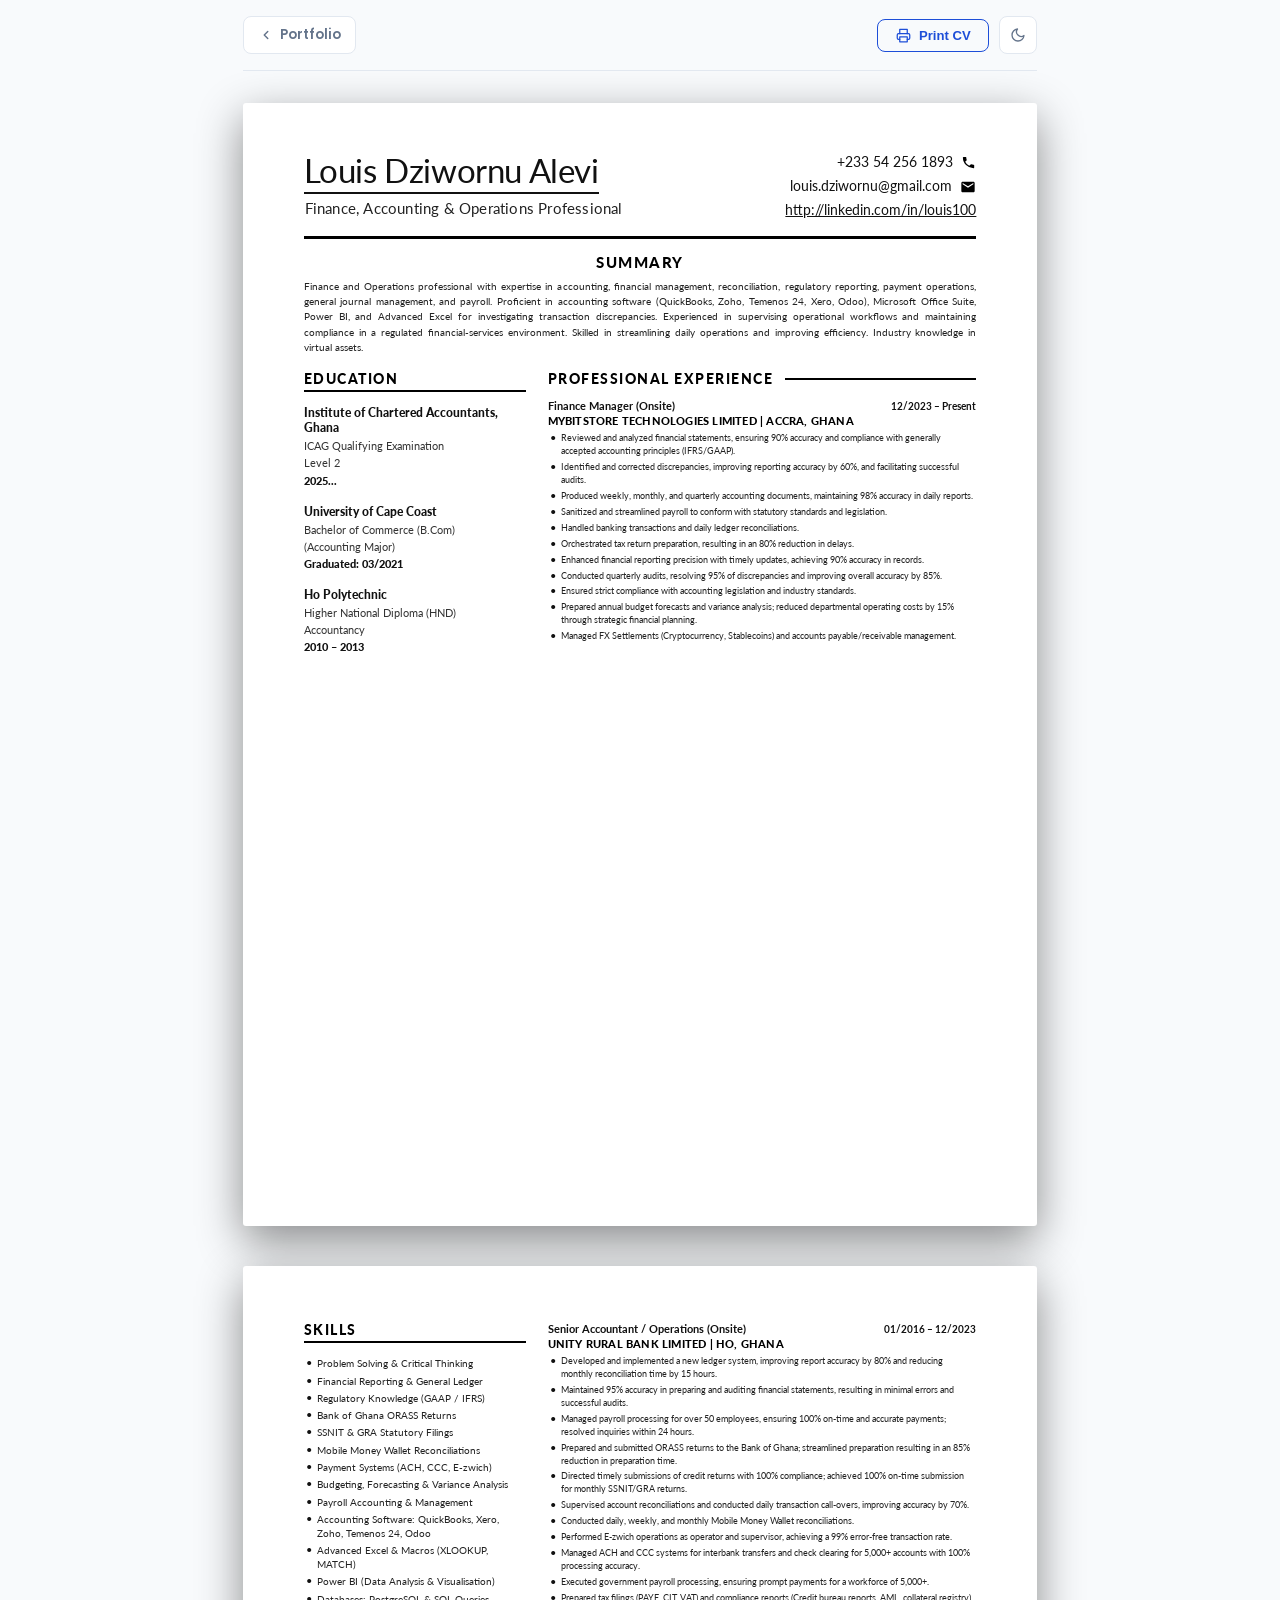
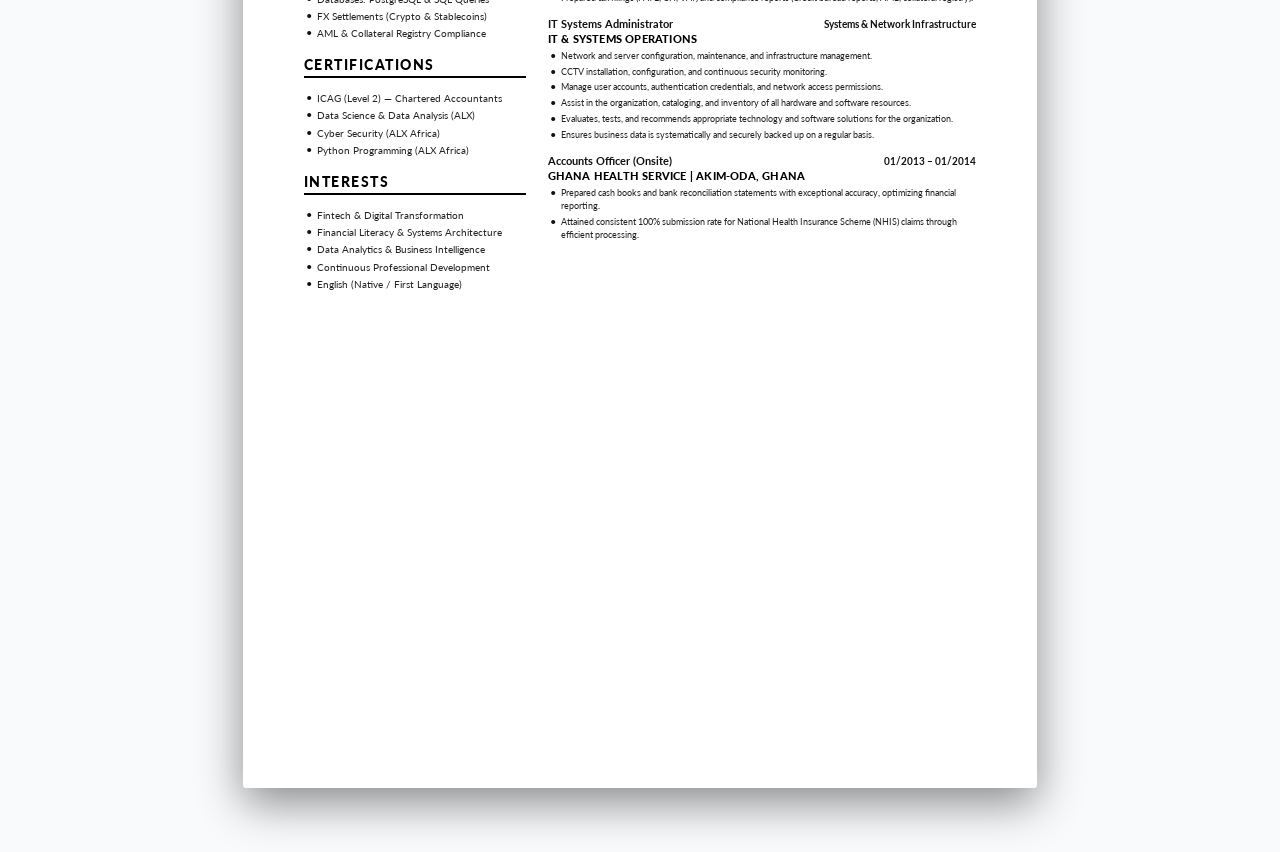
<file: downloads.html>
<!DOCTYPE html>
<html lang="en" data-theme="dark">
<head>
  <meta charset="UTF-8" />
  <meta name="viewport" content="width=device-width, initial-scale=1.0" />
  <title>Curriculum Vitae — Louis Dziwornu Alevi</title>
  <meta name="description" content="View and print the Curriculum Vitae of Louis Dziwornu Alevi — Finance, Accounting & Operations Professional." />
  <link rel="stylesheet" href="styles.css" />
  <link rel="preconnect" href="https://fonts.googleapis.com">
  <link rel="preconnect" href="https://fonts.gstatic.com" crossorigin>
  <link href="https://fonts.googleapis.com/css2?family=Lato:ital,wght@0,300;0,400;0,700;0,900;1,400&family=Poppins:wght@400;600;700&display=swap" rel="stylesheet">
  <style>
    /* ─── PAGE SIZING FOR SCREEN AND PRINT ─── */
    @page {
      size: A4 portrait;
      margin: 0;
    }

    * {
      box-sizing: border-box;
      margin: 0;
      padding: 0;
    }

    /* ─── DOWNLOADS PAGE CONTAINER (SCREEN) ─── */
    .dl-page-container {
      min-height: 100vh;
      background: var(--bg);
      color: var(--text);
      display: flex;
      flex-direction: column;
      align-items: center;
      padding: 0 1.5rem 4rem;
      transition: background var(--ease), color var(--ease);
    }

    /* Fixed Top Action Bar */
    .dl-topbar {
      position: sticky;
      top: 0;
      width: 100%;
      max-width: 210mm;
      display: flex;
      align-items: center;
      justify-content: space-between;
      gap: 1rem;
      padding: 1rem 0;
      background: var(--bg);
      border-bottom: 1px solid var(--border);
      z-index: 100;
      backdrop-filter: blur(12px);
    }
    .dl-nav-group {
      display: flex;
      align-items: center;
      gap: 0.75rem;
    }
    .dl-back-link {
      display: inline-flex;
      align-items: center;
      gap: 0.45rem;
      font-size: 0.82rem;
      font-weight: 600;
      color: var(--muted);
      padding: 0.5rem 0.9rem;
      border: 1px solid var(--border);
      border-radius: 8px;
      background: var(--card-bg);
      transition: all var(--ease);
      text-decoration: none;
    }
    .dl-back-link:hover {
      color: var(--accent);
      border-color: var(--accent);
      transform: translateY(-1px);
    }

    .dl-actions-group {
      display: flex;
      align-items: center;
      gap: 0.6rem;
    }
    .dl-action-btn {
      display: inline-flex;
      align-items: center;
      gap: 0.5rem;
      font-size: 0.82rem;
      font-weight: 600;
      color: var(--accent);
      padding: 0.5rem 1.1rem;
      border: 1px solid var(--accent);
      border-radius: 8px;
      background: transparent;
      cursor: pointer;
      text-decoration: none;
      transition: all var(--ease);
    }
    .dl-action-btn:hover {
      background: var(--accent);
      color: #ffffff;
      transform: translateY(-1px);
    }

    .dl-theme-btn {
      width: 38px;
      height: 38px;
      display: flex;
      align-items: center;
      justify-content: center;
      border-radius: 8px;
      border: 1px solid var(--border);
      background: var(--card-bg);
      color: var(--muted);
      cursor: pointer;
      transition: all var(--ease);
    }
    .dl-theme-btn:hover {
      color: var(--accent);
      border-color: var(--accent);
    }

    /* CV Wrapper */
    .cv-doc-wrapper {
      margin-top: 2rem;
      display: flex;
      flex-direction: column;
      gap: 2.5rem;
      align-items: center;
    }

    /* ─── CV PAGE SHEET (EXACT A4: 210mm x 297mm) ─── */
    .cv-page {
      width: 210mm;
      height: 297mm;
      max-height: 297mm;
      padding: 13mm 16mm 12mm 16mm;
      box-sizing: border-box;
      background: #ffffff;
      color: #1a1a1a;
      font-family: 'Lato', sans-serif;
      position: relative;
      overflow: hidden;
      box-shadow: 0 15px 45px rgba(0, 0, 0, 0.45);
      border-radius: 3px;
      -webkit-print-color-adjust: exact;
      print-color-adjust: exact;
    }
    .cv-page-2 {
      padding-top: 15mm;
    }

    /* ─── HEADER ─── */
    .header {
      display: flex;
      justify-content: space-between;
      align-items: flex-start;
      padding-bottom: 6px;
    }
    .header-left {
      flex: 1;
    }
    .candidate-name {
      font-size: 33px;
      font-weight: 400;
      letter-spacing: -0.4px;
      color: #111111;
      line-height: 1.1;
      display: inline-block;
      border-bottom: 2px solid #111111;
      padding-bottom: 4px;
      margin-bottom: 6px;
    }
    .candidate-title {
      font-size: 14.5px;
      font-weight: 400;
      color: #222222;
      letter-spacing: 0.2px;
      margin-left: 1px;
    }
    .header-right {
      text-align: right;
      font-size: 13.5px;
      color: #111111;
      line-height: 1.55;
    }
    .contact-row {
      display: flex;
      align-items: center;
      justify-content: flex-end;
      gap: 8px;
      margin-bottom: 3px;
    }
    .contact-row svg {
      flex-shrink: 0;
    }
    .contact-row a {
      color: #111111;
      text-decoration: underline;
    }
    .header-divider {
      width: 100%;
      height: 3px;
      background: #000000;
      margin-top: 6px;
      margin-bottom: 14px;
    }

    /* ─── SUMMARY ─── */
    .summary-section {
      text-align: center;
      margin-bottom: 16px;
    }
    .summary-heading {
      font-size: 15px;
      font-weight: 900;
      letter-spacing: 1.5px;
      color: #000000;
      text-transform: uppercase;
      margin-bottom: 8px;
    }
    .summary-text {
      font-size: 10.2px;
      line-height: 1.5;
      color: #222222;
      text-align: justify;
      text-justify: inter-word;
    }

    /* ─── TWO COLUMNS ─── */
    .cols-container {
      display: flex;
      gap: 22px;
    }
    .col-left {
      width: 33%;
      flex-shrink: 0;
    }
    .col-right {
      width: 67%;
      flex: 1;
    }

    /* ─── SECTION HEADERS (NO PILL BACKGROUND) ─── */
    .section-header-left {
      font-size: 13.5px;
      font-weight: 900;
      letter-spacing: 1.5px;
      text-transform: uppercase;
      color: #000000;
      border-bottom: 2px solid #000000;
      padding-bottom: 3px;
      margin-bottom: 14px;
      display: block;
    }

    /* ─── RIGHT SECTION HEADER ─── */
    .section-header-row {
      display: flex;
      align-items: center;
      gap: 12px;
      margin-bottom: 12px;
    }
    .section-header-title {
      font-size: 13.5px;
      font-weight: 900;
      letter-spacing: 1.5px;
      text-transform: uppercase;
      color: #000000;
      white-space: nowrap;
    }
    .section-header-line {
      flex: 1;
      height: 2px;
      background: #000000;
    }

    /* ─── EDUCATION ─── */
    .edu-item {
      margin-bottom: 18px;
    }
    .edu-inst {
      font-size: 11.5px;
      font-weight: 900;
      color: #111111;
      line-height: 1.3;
      margin-bottom: 3px;
    }
    .edu-degree {
      font-size: 10.5px;
      font-weight: 400;
      color: #333333;
      line-height: 1.35;
      margin-bottom: 3px;
    }
    .edu-date {
      font-size: 11px;
      font-weight: 900;
      color: #111111;
    }

    /* ─── JOBS ─── */
    .job-item {
      margin-bottom: 12px;
    }
    .job-top {
      display: flex;
      justify-content: space-between;
      align-items: baseline;
      margin-bottom: 2px;
    }
    .job-role {
      font-size: 10.8px;
      font-weight: 700;
      color: #111111;
    }
    .job-dates {
      font-size: 10.2px;
      font-weight: 700;
      color: #111111;
      white-space: nowrap;
    }
    .job-company {
      font-size: 11px;
      font-weight: 900;
      color: #000000;
      margin-bottom: 5px;
      text-transform: uppercase;
      letter-spacing: 0.2px;
    }
    .job-bullets {
      list-style: none;
      padding-left: 0;
    }
    .job-bullets li {
      font-size: 9.1px;
      line-height: 1.42;
      color: #222222;
      position: relative;
      padding-left: 13px;
      margin-bottom: 3px;
    }
    .job-bullets li::before {
      content: "•";
      position: absolute;
      left: 2px;
      top: -1px;
      font-size: 10.5px;
      color: #111111;
    }

    /* ─── SIDEBAR LISTS (SKILLS, CERTS, INTERESTS) ─── */
    .sidebar-list {
      list-style: none;
      padding-left: 0;
      margin-bottom: 16px;
    }
    .sidebar-list li {
      font-size: 9.6px;
      line-height: 1.44;
      color: #222222;
      position: relative;
      padding-left: 13px;
      margin-bottom: 3.5px;
    }
    .sidebar-list li::before {
      content: "•";
      position: absolute;
      left: 2px;
      top: -1px;
      font-size: 10.5px;
      color: #111111;
    }

    /* ─── PRINT MEDIA: 100% IDENTICAL TO PREVIEW ─── */
    @media print {
      html, body {
        background: #ffffff !important;
        margin: 0 !important;
        padding: 0 !important;
        width: 210mm !important;
        height: auto !important;
        -webkit-print-color-adjust: exact !important;
        print-color-adjust: exact !important;
      }
      .dl-topbar {
        display: none !important;
      }
      .dl-page-container {
        padding: 0 !important;
        margin: 0 !important;
        background: transparent !important;
        display: block !important;
        width: 210mm !important;
        min-height: auto !important;
      }
      .cv-doc-wrapper {
        margin: 0 !important;
        padding: 0 !important;
        gap: 0 !important;
        width: 210mm !important;
      }
      .cv-page {
        box-shadow: none !important;
        border-radius: 0 !important;
        margin: 0 !important;
        width: 210mm !important;
        height: 297mm !important;
        max-height: 297mm !important;
        padding: 13mm 16mm 12mm 16mm !important;
        page-break-inside: avoid !important;
        break-inside: avoid !important;
        page-break-after: always !important;
        break-after: page !important;
      }
      .cv-page-2 {
        padding-top: 15mm !important;
      }
      .cv-page:last-child {
        page-break-after: avoid !important;
        break-after: avoid !important;
      }
    }

    @media screen and (max-width: 860px) {
      .dl-page-container {
        padding: 0 0.5rem 3rem;
      }
      .cv-doc-wrapper {
        width: 100%;
        overflow-x: auto;
      }
    }
  </style>
</head>
<body>

  <div class="dl-page-container">

    <!-- Top Action Bar -->
    <header class="dl-topbar">
      <div class="dl-nav-group">
        <a href="index.html" class="dl-back-link">
          <svg width="14" height="14" viewBox="0 0 24 24" fill="none" stroke="currentColor" stroke-width="2.5" stroke-linecap="round" stroke-linejoin="round"><polyline points="15 18 9 12 15 6"></polyline></svg>
          Portfolio
        </a>
      </div>

      <div class="dl-actions-group">
        <button onclick="window.print()" class="dl-action-btn" aria-label="Print CV">
          <svg width="15" height="15" viewBox="0 0 24 24" fill="none" stroke="currentColor" stroke-width="2" stroke-linecap="round" stroke-linejoin="round"><polyline points="6 9 6 2 18 2 18 9"></polyline><path d="M6 18H4a2 2 0 0 1-2-2v-5a2 2 0 0 1 2-2h16a2 2 0 0 1 2 2v5a2 2 0 0 1-2 2h-2"></path><rect x="6" y="14" width="12" height="8"></rect></svg>
          Print CV
        </button>

        <button class="dl-theme-btn" id="theme-toggle" aria-label="Toggle theme">
          <svg class="sun-icon" width="16" height="16" viewBox="0 0 24 24" fill="none" stroke="currentColor" stroke-width="2" stroke-linecap="round" stroke-linejoin="round" style="display:none;"><circle cx="12" cy="12" r="5"></circle><line x1="12" y1="1" x2="12" y2="3"></line><line x1="12" y1="21" x2="12" y2="23"></line><line x1="4.22" y1="4.22" x2="5.64" y2="5.64"></line><line x1="18.36" y1="18.36" x2="19.78" y2="19.78"></line><line x1="1" y1="12" x2="3" y2="12"></line><line x1="21" y1="12" x2="23" y2="12"></line><line x1="4.22" y1="19.78" x2="5.64" y2="18.36"></line><line x1="18.36" y1="5.64" x2="19.78" y2="4.22"></line></svg>
          <svg class="moon-icon" width="16" height="16" viewBox="0 0 24 24" fill="none" stroke="currentColor" stroke-width="2" stroke-linecap="round" stroke-linejoin="round"><path d="M21 12.79A9 9 0 1 1 11.21 3 7 7 0 0 0 21 12.79z"></path></svg>
        </button>
      </div>
    </header>

    <!-- Document Viewer Container: EXACT PIXEL-PERFECT CV SHEETS -->
    <main class="cv-doc-wrapper">

      <!-- ==================== PAGE 1 ==================== -->
      <section class="cv-page cv-page-1" aria-label="CV Page 1">
        <div class="header">
          <div class="header-left">
            <div class="candidate-name">Louis Dziwornu Alevi</div><br>
            <div class="candidate-title">Finance, Accounting &amp; Operations Professional</div>
          </div>
          <div class="header-right">
            <div class="contact-row">
              <span>+233 54 256 1893</span>
              <svg width="15" height="15" viewBox="0 0 24 24" fill="#000"><path d="M6.62 10.79a15.05 15.05 0 006.59 6.59l2.2-2.2a1 1 0 011.02-.24 11.72 11.72 0 003.68.59 1 1 0 011 1V20a1 1 0 01-1 1A17 17 0 013 4a1 1 0 011-1h3.5a1 1 0 011 1 11.72 11.72 0 00.59 3.68 1 1 0 01-.24 1.02l-2.23 2.09z"/></svg>
            </div>
            <div class="contact-row">
              <span>louis.dziwornu@gmail.com</span>
              <svg width="16" height="16" viewBox="0 0 24 24" fill="#000"><path d="M20 4H4c-1.1 0-2 .9-2 2v12c0 1.1.9 2 2 2h16c1.1 0 2-.9 2-2V6c0-1.1-.9-2-2-2zm0 4l-8 5-8-5V6l8 5 8-5v2z"/></svg>
            </div>
            <div class="contact-row">
              <a href="http://linkedin.com/in/louis100">http://linkedin.com/in/louis100</a>
            </div>
          </div>
        </div>

        <div class="header-divider"></div>

        <div class="summary-section">
          <div class="summary-heading">SUMMARY</div>
          <p class="summary-text">
            Finance and Operations professional with expertise in accounting, financial management, reconciliation, regulatory reporting, payment operations, general journal management, and payroll. Proficient in accounting software (QuickBooks, Zoho, Temenos 24, Xero, Odoo), Microsoft Office Suite, Power BI, and Advanced Excel for investigating transaction discrepancies. Experienced in supervising operational workflows and maintaining compliance in a regulated financial-services environment. Skilled in streamlining daily operations and improving efficiency. Industry knowledge in virtual assets.
          </p>
        </div>

        <div class="cols-container">
          <!-- Left Column: Education -->
          <div class="col-left">
            <div class="section-header-left">EDUCATION</div>

            <div class="edu-item">
              <div class="edu-inst">Institute of Chartered Accountants, Ghana</div>
              <div class="edu-degree">ICAG Qualifying Examination</div>
              <div class="edu-degree">Level 2</div>
              <div class="edu-date">2025...</div>
            </div>

            <div class="edu-item">
              <div class="edu-inst">University of Cape Coast</div>
              <div class="edu-degree">Bachelor of Commerce (B.Com)</div>
              <div class="edu-degree">(Accounting Major)</div>
              <div class="edu-date">Graduated: 03/2021</div>
            </div>

            <div class="edu-item">
              <div class="edu-inst">Ho Polytechnic</div>
              <div class="edu-degree">Higher National Diploma (HND)</div>
              <div class="edu-degree">Accountancy</div>
              <div class="edu-date">2010 – 2013</div>
            </div>
          </div>

          <!-- Right Column: Professional Experience -->
          <div class="col-right">
            <div class="section-header-row">
              <div class="section-header-title">PROFESSIONAL EXPERIENCE</div>
              <div class="section-header-line"></div>
            </div>

            <div class="job-item">
              <div class="job-top">
                <span class="job-role">Finance Manager (Onsite)</span>
                <span class="job-dates">12/2023 – Present</span>
              </div>
              <div class="job-company">MYBITSTORE TECHNOLOGIES LIMITED | ACCRA, GHANA</div>
              <ul class="job-bullets">
                <li>Reviewed and analyzed financial statements, ensuring 90% accuracy and compliance with generally accepted accounting principles (IFRS/GAAP).</li>
                <li>Identified and corrected discrepancies, improving reporting accuracy by 60%, and facilitating successful audits.</li>
                <li>Produced weekly, monthly, and quarterly accounting documents, maintaining 98% accuracy in daily reports.</li>
                <li>Sanitized and streamlined payroll to conform with statutory standards and legislation.</li>
                <li>Handled banking transactions and daily ledger reconciliations.</li>
                <li>Orchestrated tax return preparation, resulting in an 80% reduction in delays.</li>
                <li>Enhanced financial reporting precision with timely updates, achieving 90% accuracy in records.</li>
                <li>Conducted quarterly audits, resolving 95% of discrepancies and improving overall accuracy by 85%.</li>
                <li>Ensured strict compliance with accounting legislation and industry standards.</li>
                <li>Prepared annual budget forecasts and variance analysis; reduced departmental operating costs by 15% through strategic financial planning.</li>
                <li>Managed FX Settlements (Cryptocurrency, Stablecoins) and accounts payable/receivable management.</li>
              </ul>
            </div>
          </div>
        </div>
      </section>

      <!-- ==================== PAGE 2 ==================== -->
      <section class="cv-page cv-page-2" aria-label="CV Page 2">
        <div class="cols-container">
          <!-- Left Column: Skills, Certifications, Interests -->
          <div class="col-left">
            <div class="section-header-left">SKILLS</div>
            <ul class="sidebar-list">
              <li>Problem Solving &amp; Critical Thinking</li>
              <li>Financial Reporting &amp; General Ledger</li>
              <li>Regulatory Knowledge (GAAP / IFRS)</li>
              <li>Bank of Ghana ORASS Returns</li>
              <li>SSNIT &amp; GRA Statutory Filings</li>
              <li>Mobile Money Wallet Reconciliations</li>
              <li>Payment Systems (ACH, CCC, E-zwich)</li>
              <li>Budgeting, Forecasting &amp; Variance Analysis</li>
              <li>Payroll Accounting &amp; Management</li>
              <li>Accounting Software: QuickBooks, Xero, Zoho, Temenos 24, Odoo</li>
              <li>Advanced Excel &amp; Macros (XLOOKUP, MATCH)</li>
              <li>Power BI (Data Analysis &amp; Visualisation)</li>
              <li>Databases: PostgreSQL &amp; SQL Queries</li>
              <li>FX Settlements (Crypto &amp; Stablecoins)</li>
              <li>AML &amp; Collateral Registry Compliance</li>
            </ul>

            <div class="section-header-left">CERTIFICATIONS</div>
            <ul class="sidebar-list">
              <li>ICAG (Level 2) — Chartered Accountants</li>
              <li>Data Science &amp; Data Analysis (ALX)</li>
              <li>Cyber Security (ALX Africa)</li>
              <li>Python Programming (ALX Africa)</li>
            </ul>

            <div class="section-header-left">INTERESTS</div>
            <ul class="sidebar-list">
              <li>Fintech &amp; Digital Transformation</li>
              <li>Financial Literacy &amp; Systems Architecture</li>
              <li>Data Analytics &amp; Business Intelligence</li>
              <li>Continuous Professional Development</li>
              <li>English (Native / First Language)</li>
            </ul>
          </div>

          <!-- Right Column: Remaining Experience -->
          <div class="col-right">
            <!-- Unity Rural Bank -->
            <div class="job-item">
              <div class="job-top">
                <span class="job-role">Senior Accountant / Operations (Onsite)</span>
                <span class="job-dates">01/2016 – 12/2023</span>
              </div>
              <div class="job-company">UNITY RURAL BANK LIMITED | HO, GHANA</div>
              <ul class="job-bullets">
                <li>Developed and implemented a new ledger system, improving report accuracy by 80% and reducing monthly reconciliation time by 15 hours.</li>
                <li>Maintained 95% accuracy in preparing and auditing financial statements, resulting in minimal errors and successful audits.</li>
                <li>Managed payroll processing for over 50 employees, ensuring 100% on-time and accurate payments; resolved inquiries within 24 hours.</li>
                <li>Prepared and submitted ORASS returns to the Bank of Ghana; streamlined preparation resulting in an 85% reduction in preparation time.</li>
                <li>Directed timely submissions of credit returns with 100% compliance; achieved 100% on-time submission for monthly SSNIT/GRA returns.</li>
                <li>Supervised account reconciliations and conducted daily transaction call-overs, improving accuracy by 70%.</li>
                <li>Conducted daily, weekly, and monthly Mobile Money Wallet reconciliations.</li>
                <li>Performed E-zwich operations as operator and supervisor, achieving a 99% error-free transaction rate.</li>
                <li>Managed ACH and CCC systems for interbank transfers and check clearing for 5,000+ accounts with 100% processing accuracy.</li>
                <li>Executed government payroll processing, ensuring prompt payments for a workforce of 5,000+.</li>
                <li>Prepared tax filings (PAYE, CIT, VAT) and compliance reports (Credit bureau reports, AML, collateral registry).</li>
              </ul>
            </div>

            <!-- IT Systems Administrator -->
            <div class="job-item" style="margin-top: 10px;">
              <div class="job-top">
                <span class="job-role">IT Systems Administrator</span>
                <span class="job-dates">Systems &amp; Network Infrastructure</span>
              </div>
              <div class="job-company">IT &amp; SYSTEMS OPERATIONS</div>
              <ul class="job-bullets">
                <li>Network and server configuration, maintenance, and infrastructure management.</li>
                <li>CCTV installation, configuration, and continuous security monitoring.</li>
                <li>Manage user accounts, authentication credentials, and network access permissions.</li>
                <li>Assist in the organization, cataloging, and inventory of all hardware and software resources.</li>
                <li>Evaluates, tests, and recommends appropriate technology and software solutions for the organization.</li>
                <li>Ensures business data is systematically and securely backed up on a regular basis.</li>
              </ul>
            </div>

            <!-- Ghana Health Service -->
            <div class="job-item" style="margin-top: 10px;">
              <div class="job-top">
                <span class="job-role">Accounts Officer (Onsite)</span>
                <span class="job-dates">01/2013 – 01/2014</span>
              </div>
              <div class="job-company">GHANA HEALTH SERVICE | AKIM-ODA, GHANA</div>
              <ul class="job-bullets">
                <li>Prepared cash books and bank reconciliation statements with exceptional accuracy, optimizing financial reporting.</li>
                <li>Attained consistent 100% submission rate for National Health Insurance Scheme (NHIS) claims through efficient processing.</li>
              </ul>
            </div>
          </div>
        </div>
      </section>

    </main>

  </div>

  <script>
    // ─── THEME TOGGLE ───
    (function() {
      const root = document.documentElement;
      const toggle = document.getElementById('theme-toggle');
      const sunIcon = toggle.querySelector('.sun-icon');
      const moonIcon = toggle.querySelector('.moon-icon');
      const stored = localStorage.getItem('portfolio-theme-2');
      const prefersLight = window.matchMedia('(prefers-color-scheme: light)').matches;
      const initial = stored || (prefersLight ? 'light' : 'dark');
      applyTheme(initial);
      toggle.addEventListener('click', () => {
        const next = root.getAttribute('data-theme') === 'dark' ? 'light' : 'dark';
        applyTheme(next);
        localStorage.setItem('portfolio-theme-2', next);
      });
      function applyTheme(theme) {
        root.setAttribute('data-theme', theme);
        toggle.setAttribute('aria-label', theme === 'light' ? 'Switch to dark mode' : 'Switch to light mode');
        sunIcon.style.display = theme === 'light' ? 'none' : 'block';
        moonIcon.style.display = theme === 'light' ? 'block' : 'none';
      }
    })();
  </script>
</body>
</html>
</file>
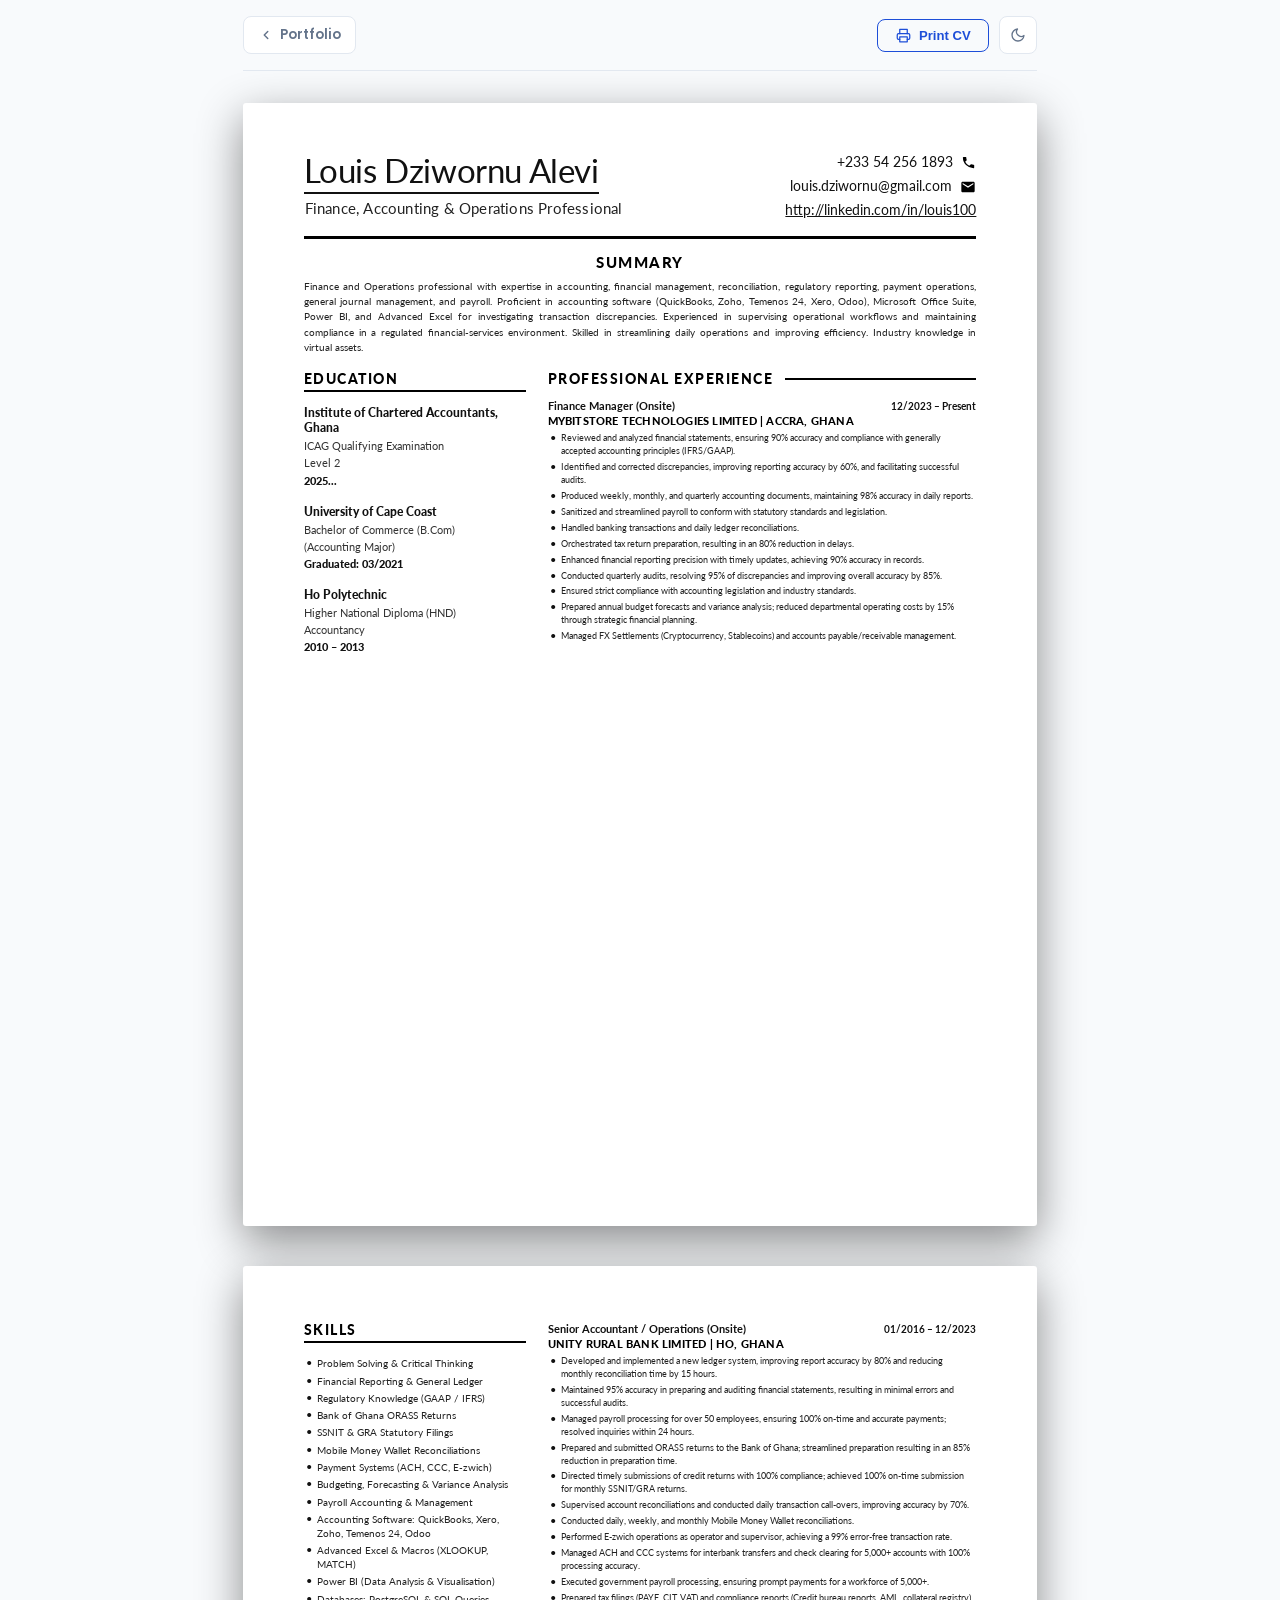
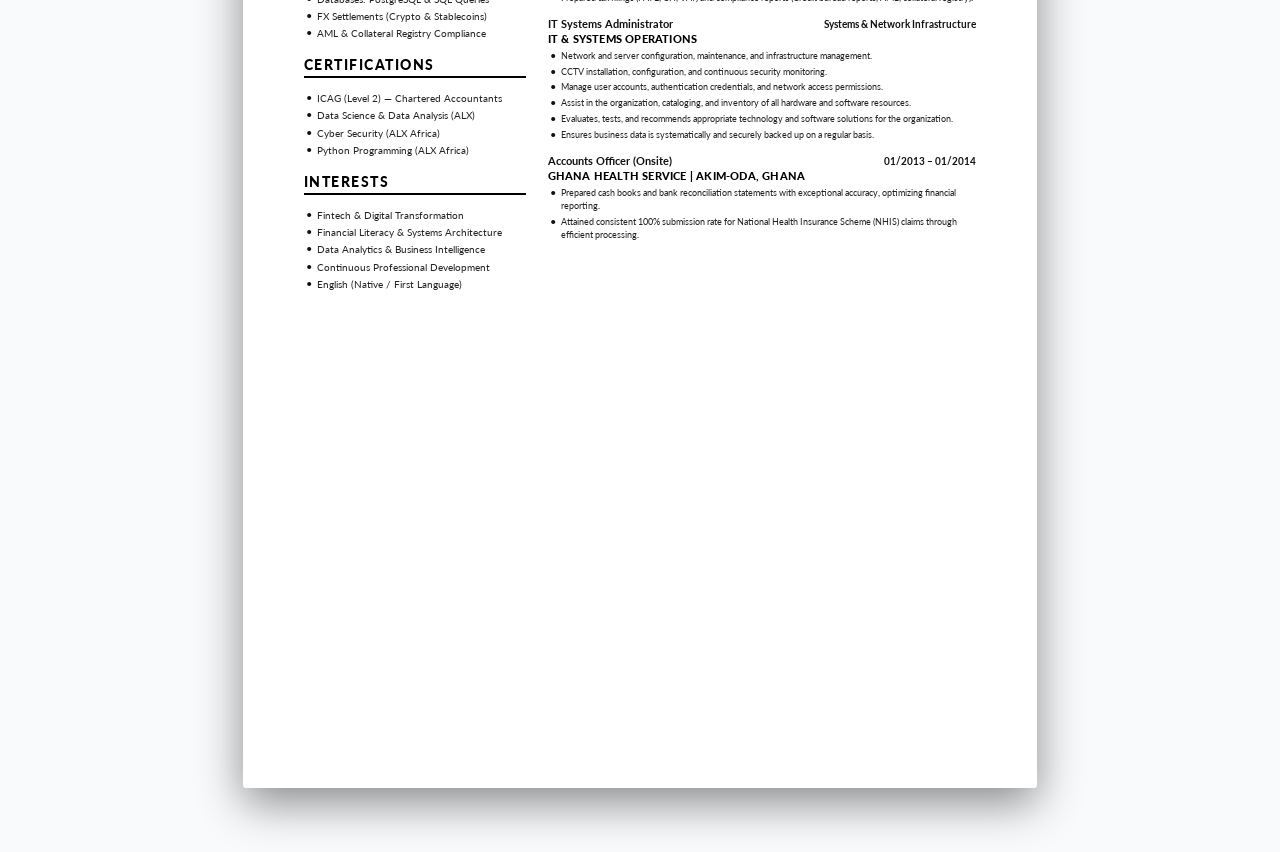
<file: downlods.html>
<!DOCTYPE html>
<html lang="en">
<head>
  <meta charset="UTF-8" />
  <meta http-equiv="refresh" content="0; url=downloads.html" />
  <title>Redirecting to Downloads...</title>
  <script>window.location.href = "downloads.html";</script>
</head>
<body>
  <p>Redirecting to <a href="downloads.html">Downloads</a>...</p>
</body>
</html>
</file>
<file: styles.css>
@import url('https://fonts.googleapis.com/css2?family=Poppins:wght@300;400;500;600;700;800&display=swap');
@import url('https://fonts.googleapis.com/css2?family=Fira+Code:wght@400;500&display=swap');


/* ============================================================
   VARIABLES & RESET
   ============================================================ */
:root {
  --sidebar-w: 230px;
  --bg:         #0F172A;
  --alt-bg:     #1E293B;
  --sidebar-bg: #020617;
  --card-bg:    rgba(255,255,255,0.03);
  --border:     rgba(255,255,255,0.08);
  --accent:     #3B82F6;
  --accent2:    #1D4ED8;
  --accent-rgb: 59, 130, 246;
  --accent2-rgb: 29, 78, 216;
  --text:       #F8FAFC;
  --muted:      #94A3B8;
  --avatar-bg:  #0F172A;
  --avatar-border:#1E293B;
  --thumb-bg1:  #1E293B;
  --thumb-bg2:  #0F172A;
  --ease:       0.3s ease;
}

[data-theme="light"] {
  --bg:         #F8FAFC;
  --alt-bg:     #F1F5F9;
  --sidebar-bg: #FFFFFF;
  --card-bg:    #FFFFFF;
  --border:     #E2E8F0;
  --text:       #0F172A;
  --muted:      #64748B;
  --accent:     #1D4ED8;
  --accent2:    #3B82F6;
  --accent-rgb: 29, 78, 216;
  --accent2-rgb: 59, 130, 246;
  --avatar-bg:  #FFFFFF;
  --avatar-border:#E2E8F0;
  --thumb-bg1:  #E2E8F0;
  --thumb-bg2:  #F8FAFC;
}

*, *::before, *::after { margin: 0; padding: 0; box-sizing: border-box; }
html { scroll-behavior: smooth; }
body {
  font-family: 'Poppins', sans-serif;
  background: var(--bg);
  color: var(--text);
  min-height: 100vh;
  overflow-x: hidden;
  transition: background var(--ease), color var(--ease);
}
a { text-decoration: none; color: inherit; }
ul { list-style: none; }

/* ============================================================
   LAYOUT
   ============================================================ */
.app { display: flex; min-height: 100vh; }

/* ============================================================
   SIDEBAR
   ============================================================ */
.sidebar {
  width: var(--sidebar-w);
  background: var(--sidebar-bg);
  position: fixed;
  inset: 0 auto 0 0;
  display: flex;
  flex-direction: column;
  align-items: center;
  padding: 2.5rem 1rem 2rem;
  border-right: 1px solid var(--border);
  z-index: 100;
  overflow-y: auto;
  transition: transform var(--ease);
}

.sidebar-profile {
  display: flex;
  flex-direction: column;
  align-items: center;
  text-align: center;
  padding-bottom: 2rem;
  border-bottom: 1px solid var(--border);
  width: 100%;
  margin-bottom: 1.5rem;
}

.avatar-wrap {
  width: 88px; height: 88px;
  border-radius: 50%;
  background: linear-gradient(135deg, var(--accent), var(--accent2));
  padding: 3px;
  margin-bottom: 1rem;
}
.avatar-inner {
  width: 100%; height: 100%;
  border-radius: 50%;
  background: var(--avatar-bg);
  display: flex;
  align-items: center;
  justify-content: center;
  font-size: 1.3rem;
  font-weight: 700;
  letter-spacing: 1px;
}

.sidebar-name { font-size: 0.88rem; font-weight: 600; line-height: 1.3; margin-bottom: 0.25rem; }
.sidebar-role { font-size: 0.72rem; color: var(--muted); }

.sidebar-nav {
  width: 100%;
  display: flex;
  flex-direction: column;
  gap: 0.2rem;
  flex: 1;
}

.nav-item {
  display: flex;
  align-items: center;
  gap: 0.75rem;
  padding: 0.7rem 1.1rem;
  border-radius: 10px;
  font-size: 0.83rem;
  font-weight: 500;
  color: var(--muted);
  transition: background var(--ease), color var(--ease);
  position: relative;
  cursor: pointer;
}
.nav-item svg { opacity: 0.6; transition: opacity var(--ease); flex-shrink: 0; }
.nav-item:hover { background: rgba(255,255,255,0.05); color: var(--text); }
.nav-item:hover svg { opacity: 1; }
.nav-item.is-active { background: rgba(var(--accent-rgb),0.12); color: var(--accent); }
.nav-item.is-active svg { opacity: 1; color: var(--accent); }
.nav-item.is-active::before {
  content: '';
  position: absolute;
  left: 0; top: 20%; bottom: 20%;
  width: 3px;
  background: var(--accent);
  border-radius: 0 3px 3px 0;
}

.sidebar-socials {
  display: flex;
  gap: 0.6rem;
  padding-top: 1.5rem;
  border-top: 1px solid var(--border);
  width: 100%;
  justify-content: center;
}
.soc-link {
  width: 34px; height: 34px;
  border-radius: 8px;
  background: var(--card-bg);
  border: 1px solid var(--border);
  display: flex; align-items: center; justify-content: center;
  color: var(--muted);
  transition: background var(--ease), color var(--ease), border-color var(--ease), transform var(--ease);
}
.soc-link:hover { background: var(--accent); border-color: var(--accent); color: #fff; transform: translateY(-2px); }

.theme-toggle {
  background: var(--card-bg);
  border: 1px solid var(--border);
  color: var(--muted);
  width: 100%;
  padding: 0.6rem;
  border-radius: 8px;
  cursor: pointer;
  display: flex;
  align-items: center;
  justify-content: center;
  transition: all var(--ease);
  margin-top: 1rem;
}
.theme-toggle:hover {
  background: rgba(var(--accent-rgb),0.12);
  color: var(--accent);
  border-color: var(--accent);
}

/* ============================================================
   MAIN & HAMBURGER
   ============================================================ */
.main { margin-left: var(--sidebar-w); flex: 1; display: flex; flex-direction: column; }

.hamburger {
  display: none;
  position: fixed;
  top: 1rem; left: 1rem;
  z-index: 200;
  width: 40px; height: 40px;
  border-radius: 8px;
  background: var(--sidebar-bg);
  border: 1px solid var(--border);
  cursor: pointer;
  flex-direction: column;
  align-items: center;
  justify-content: center;
  gap: 5px;
}
.hamburger span { display: block; width: 20px; height: 2px; background: var(--text); border-radius: 2px; }

/* ============================================================
   SECTION BASE
   ============================================================ */
.section { padding: 6rem 4.5rem; min-height: 100vh; display: flex; flex-direction: column; justify-content: center; }
.eyebrow { font-size: 0.7rem; font-weight: 600; letter-spacing: 4px; text-transform: uppercase; color: var(--accent); margin-bottom: 0.6rem; }
.section-title { font-size: clamp(1.9rem, 3vw, 2.6rem); font-weight: 700; margin-bottom: 0.75rem; line-height: 1.15; }
.section-line { width: 48px; height: 3px; background: linear-gradient(90deg, var(--accent), var(--accent2)); border-radius: 2px; margin-bottom: 3rem; }

/* ============================================================
   HERO
   ============================================================ */
.hero {
  background: var(--bg);
  flex-direction: row;
  align-items: center;
  gap: 3rem;
  position: relative;
  overflow: hidden;
}
.hero::before {
  content: ''; position: absolute;
  width: 500px; height: 500px;
  background: radial-gradient(circle, rgba(var(--accent2-rgb),0.12) 0%, transparent 70%);
  top: -100px; right: -100px; pointer-events: none;
}
.hero::after {
  content: ''; position: absolute;
  width: 350px; height: 350px;
  background: radial-gradient(circle, rgba(var(--accent-rgb),0.08) 0%, transparent 70%);
  bottom: -50px; left: 100px; pointer-events: none;
}

.hero-content { flex: 1; z-index: 1; }
.hero-greeting { font-size: 0.72rem; font-weight: 600; letter-spacing: 5px; text-transform: uppercase; color: var(--accent); margin-bottom: 1.25rem; }
.hero-heading { font-size: clamp(2.6rem, 5vw, 4rem); font-weight: 800; line-height: 1.1; margin-bottom: 1.5rem; }
.hero-heading .accent { color: var(--accent); }
.hero-bio { font-size: 0.93rem; color: var(--muted); line-height: 1.85; max-width: 430px; margin-bottom: 1.25rem; }
.hero-mission {
  display: flex;
  align-items: flex-start;
  gap: 0.55rem;
  font-size: 0.83rem;
  font-style: italic;
  color: var(--text);
  font-weight: 500;
  max-width: 430px;
  margin-bottom: 2rem;
  padding-left: 0.85rem;
  border-left: 2px solid var(--accent);
  line-height: 1.6;
}
.hero-mission svg { flex-shrink: 0; margin-top: 0.15rem; color: var(--accent); }
.hero-actions { display: flex; gap: 1rem; flex-wrap: wrap; }

.btn {
  padding: 0.85rem 2.2rem;
  border-radius: 50px;
  font-family: inherit;
  font-size: 0.87rem;
  font-weight: 600;
  cursor: pointer;
  transition: transform var(--ease), box-shadow var(--ease);
  display: inline-flex; align-items: center; gap: 0.5rem;
  border: none;
}
.btn-primary { background: linear-gradient(135deg, var(--accent), var(--accent2)); color: #fff; box-shadow: 0 4px 20px rgba(var(--accent-rgb),0.3); }
.btn-primary:hover { transform: translateY(-2px); box-shadow: 0 8px 30px rgba(var(--accent-rgb),0.4); }
.btn-outline { background: transparent; color: var(--text); border: 1px solid var(--border); }
.btn-outline:hover { border-color: var(--accent); color: var(--accent); transform: translateY(-2px); }

.hero-visual { flex: 0 0 320px; height: 380px; position: relative; z-index: 1; }

.blob { position: absolute; border-radius: 60% 40% 30% 70% / 60% 30% 70% 40%; animation: morph 7s ease-in-out infinite; }
.blob-1 { width: 270px; height: 270px; background: linear-gradient(135deg, var(--accent), var(--accent2)); top: 50%; left: 50%; transform: translate(-42%, -50%); opacity: 0.85; }
.blob-2 { width: 210px; height: 210px; background: linear-gradient(135deg, var(--accent2), var(--accent)); top: 58%; left: 44%; transform: translate(-42%, -50%); opacity: 0.7; animation-delay: -3s; animation-direction: reverse; }

@keyframes morph {
  0%,100% { border-radius: 60% 40% 30% 70% / 60% 30% 70% 40%; }
  50%      { border-radius: 30% 60% 70% 40% / 50% 60% 30% 60%; }
}

.hero-avatar {
  position: absolute; top: 50%; left: 50%; transform: translate(-46%, -52%);
  width: 170px; height: 170px; border-radius: 50%;
  background: linear-gradient(160deg, var(--avatar-border), var(--avatar-bg));
  border: 4px solid var(--border);
  display: flex; align-items: center; justify-content: center;
  font-size: 2.6rem; font-weight: 800; letter-spacing: 2px;
  z-index: 3; box-shadow: 0 20px 60px rgba(0,0,0,0.4);
}

/* ============================================================
   ABOUT
   ============================================================ */
.about { background: var(--alt-bg); transition: background var(--ease); }
.about-grid { display: grid; grid-template-columns: 1.1fr 0.9fr; gap: 4rem; align-items: start; }
.about-text p { color: var(--muted); line-height: 1.85; font-size: 0.92rem; margin-bottom: 1.25rem; }

.about-stats { display: flex; align-items: center; gap: 0; margin-top: 2.5rem; padding: 1.25rem 0; border-top: 1px solid var(--border); border-bottom: 1px solid var(--border); }
.stat-item { flex: 1; display: flex; flex-direction: column; align-items: center; gap: 0.25rem; }
.stat-divider { width: 1px; height: 2.5rem; background: var(--border); flex-shrink: 0; }
.stat-num { font-size: 1.75rem; font-weight: 800; color: var(--accent); line-height: 1; }
.stat-lbl { font-size: 0.68rem; color: var(--muted); text-transform: uppercase; letter-spacing: 1px; }

.info-table { display: flex; flex-direction: column; }
.info-row { display: flex; justify-content: space-between; align-items: center; padding: 0.85rem 0; border-bottom: 1px solid var(--border); font-size: 0.87rem; }
.info-row:last-child { border-bottom: none; }
.info-key { color: var(--muted); }
.info-val { font-weight: 600; }
.info-val a:hover { color: var(--accent); }

/* ============================================================
   SKILLS
   ============================================================ */
.skills { background: var(--bg); }
.skills-grid { display: grid; grid-template-columns: repeat(auto-fill, minmax(175px, 1fr)); gap: 1.25rem; }
.skill-card {
  background: var(--card-bg); border: 1px solid var(--border); border-radius: 16px;
  padding: 2rem 1.5rem; text-align: center;
  transition: border-color var(--ease), transform var(--ease), box-shadow var(--ease);
  position: relative; overflow: hidden;
}
.skill-card::after {
  content: ''; position: absolute; inset: 0;
  background: linear-gradient(135deg, rgba(var(--accent-rgb),0.06), rgba(var(--accent2-rgb),0.06));
  opacity: 0; transition: opacity var(--ease);
}
.skill-card:hover::after { opacity: 1; }
.skill-card:hover { border-color: rgba(var(--accent-rgb),0.3); transform: translateY(-5px); box-shadow: 0 12px 30px rgba(0,0,0,0.25); }
.skill-icon { font-size: 2.2rem; margin-bottom: 0.9rem; line-height: 1; display: block; }
.skill-name { font-size: 0.85rem; font-weight: 600; }

/* ============================================================
   PROJECTS
   ============================================================ */
.projects { background: var(--alt-bg); transition: background var(--ease); }
.projects-grid { display: grid; grid-template-columns: repeat(auto-fill, minmax(280px, 1fr)); gap: 1.5rem; }

.project-card {
  background: var(--card-bg); border: 1px solid var(--border); border-radius: 18px; overflow: hidden;
  transition: transform var(--ease), border-color var(--ease), box-shadow var(--ease);
}
.project-card:hover { transform: translateY(-7px); border-color: rgba(var(--accent-rgb),0.3); box-shadow: 0 24px 50px rgba(0,0,0,0.3); }

.proj-thumb { height: 150px; background: linear-gradient(135deg, var(--thumb-bg1), var(--thumb-bg2)); position: relative; overflow: hidden; display: flex; align-items: center; justify-content: center; }
.proj-thumb::before { content: ''; position: absolute; width: 140px; height: 140px; background: linear-gradient(135deg, var(--accent), var(--accent2)); border-radius: 50%; opacity: 0.12; right: -30px; bottom: -30px; }
.proj-num { font-size: 5rem; font-weight: 800; color: rgba(255,255,255,0.04); position: absolute; right: 1.2rem; bottom: -0.5rem; line-height: 1; user-select: none; }
.proj-accent-tag { font-size: 0.68rem; font-weight: 700; letter-spacing: 4px; text-transform: uppercase; color: var(--accent); z-index: 1; }

.proj-body { padding: 1.5rem; }
.proj-title { font-size: 1.05rem; font-weight: 700; margin-bottom: 0.5rem; }
.proj-desc { font-size: 0.82rem; color: var(--muted); line-height: 1.65; margin-bottom: 1rem; }
.proj-tags { display: flex; flex-wrap: wrap; gap: 0.4rem; margin-bottom: 1.2rem; }
.proj-tags li { font-size: 0.68rem; font-weight: 600; padding: 0.28rem 0.75rem; border-radius: 50px; background: transparent; color: var(--muted); border: 1px solid var(--border); }
.proj-links { display: flex; gap: 0.6rem; flex-wrap: wrap; }
.proj-link { font-size: 0.78rem; font-weight: 600; padding: 0.4rem 1rem; border: 1px solid var(--border); border-radius: 50px; color: var(--muted); transition: color var(--ease), border-color var(--ease); }
.proj-link:hover { color: var(--accent); border-color: var(--accent); }

/* ============================================================
   CONTACT
   ============================================================ */
.contact { background: var(--bg); }
.contact-grid { display: grid; grid-template-columns: 1fr 1.3fr; gap: 4rem; align-items: start; }
.contact-lead { color: var(--muted); font-size: 0.92rem; line-height: 1.8; margin-bottom: 1.5rem; }

.consulting-note {
  font-size: 0.85rem;
  color: var(--muted);
  line-height: 1.7;
  margin-bottom: 1.75rem;
}
.contact-items { display: flex; flex-direction: column; gap: 1.25rem; }
.contact-item { display: flex; align-items: center; gap: 1rem; }
.ci-icon { width: 42px; height: 42px; border-radius: 10px; background: transparent; border: 1px solid var(--border); display: flex; align-items: center; justify-content: center; color: var(--muted); flex-shrink: 0; }
.ci-label { font-size: 0.7rem; color: var(--muted); text-transform: uppercase; letter-spacing: 1px; margin-bottom: 0.2rem; }
.ci-value { font-size: 0.88rem; font-weight: 600; }
.ci-value a:hover { color: var(--accent); }

.contact-form { display: flex; flex-direction: column; gap: 1.2rem; }
.form-row { display: flex; flex-direction: column; gap: 0.4rem; }
.form-row label { font-size: 0.73rem; font-weight: 600; color: var(--muted); text-transform: uppercase; letter-spacing: 1px; }
.form-row input, .form-row textarea { background: rgba(255,255,255,0.04); border: 1px solid var(--border); border-radius: 10px; padding: 0.8rem 1rem; color: var(--text); font-family: inherit; font-size: 0.88rem; outline: none; transition: border-color var(--ease), background var(--ease); }
.form-row input:focus, .form-row textarea:focus { border-color: var(--accent); background: rgba(var(--accent-rgb),0.04); }
.form-row textarea { min-height: 120px; resize: vertical; }
.form-error { font-size: 0.72rem; color: #EF4444; min-height: 1em; }
.form-status {
  font-size: 0.88rem;
  padding: 0.6rem 0;
  display: none;
  border-radius: 0;
  border: none;
  outline: none;
  transition: opacity 0.4s ease;
}
.form-status.success {
  display: block;
  background: transparent;
  color: #10b981;
  border: none;
  outline: none;
  font-weight: 500;
  line-height: 1.5;
}
.form-status.error {
  display: block;
  background: transparent;
  color: #EF4444;
  border: none;
  outline: none;
  font-weight: 500;
  line-height: 1.5;
}

/* ============================================================
   DUAL IDENTITY HERO BADGES
   ============================================================ */
.hero-dual-badges {
  display: flex;
  gap: 0.75rem;
  margin-bottom: 2rem;
  flex-wrap: wrap;
}
.dual-badge {
  display: inline-flex;
  align-items: center;
  gap: 0.45rem;
  padding: 0.45rem 1.1rem;
  border-radius: 50px;
  font-size: 0.78rem;
  font-weight: 700;
  letter-spacing: 0.03em;
}
.badge-finance {
  background: transparent;
  color: var(--muted);
  border: 1px solid var(--border);
}
.badge-tech {
  background: transparent;
  color: var(--muted);
  border: 1px solid var(--border);
}

/* ============================================================
   STATUS BADGE
   ============================================================ */
.status-available {
  color: #10b981;
  font-weight: 600;
}
.status-available::before {
  content: '● ';
  font-size: 0.6em;
  vertical-align: middle;
  animation: pulse-dot 2s ease-in-out infinite;
}
@keyframes pulse-dot {
  0%, 100% { opacity: 1; }
  50% { opacity: 0.4; }
}

/* ============================================================
   EXPERIENCE / TIMELINE
   ============================================================ */
.experience { background: var(--alt-bg); transition: background var(--ease); }

.timeline {
  position: relative;
  display: flex;
  flex-direction: column;
  gap: 0;
  padding-left: 2rem;
}
.timeline::before {
  content: '';
  position: absolute;
  left: 10px;
  top: 12px;
  bottom: 12px;
  width: 2px;
  background: linear-gradient(to bottom, var(--accent), var(--accent2), transparent);
  border-radius: 2px;
}

.timeline-item {
  position: relative;
  padding: 0 0 2.5rem 2rem;
  opacity: 0;
  transform: translateX(-20px);
  transition: opacity 0.5s ease, transform 0.5s ease;
}
.timeline-item.tl-visible {
  opacity: 1;
  transform: translateX(0);
}
.timeline-item:last-child { padding-bottom: 0; }

.tl-dot {
  position: absolute;
  left: -2rem;
  top: 12px;
  width: 14px;
  height: 14px;
  border-radius: 50%;
  background: var(--accent);
  border: 3px solid var(--alt-bg);
  box-shadow: none;
  z-index: 1;
  transition: box-shadow var(--ease);
}
.timeline-item:hover .tl-dot {
  box-shadow: none;
}

.tl-card {
  background: var(--card-bg);
  border: 1px solid var(--border);
  border-radius: 16px;
  padding: 1.5rem 1.75rem;
  transition: border-color var(--ease), box-shadow var(--ease), transform var(--ease);
}
.tl-card:hover {
  border-color: rgba(var(--accent-rgb), 0.35);
  box-shadow: 0 12px 40px rgba(0,0,0,0.2);
  transform: translateY(-3px);
}

.tl-header {
  display: flex;
  justify-content: space-between;
  align-items: flex-start;
  gap: 1rem;
  margin-bottom: 1rem;
  flex-wrap: wrap;
}
.tl-role {
  font-size: 1.05rem;
  font-weight: 700;
  margin-bottom: 0.25rem;
  color: var(--text);
}
.tl-company {
  font-size: 0.82rem;
  color: var(--accent);
  font-weight: 500;
}
.tl-period {
  font-size: 0.72rem;
  font-weight: 600;
  color: var(--muted);
  background: transparent;
  border: 1px solid var(--border);
  padding: 0.3rem 0.8rem;
  border-radius: 50px;
  white-space: nowrap;
  flex-shrink: 0;
}

.tl-achievements {
  list-style: none;
  display: flex;
  flex-direction: column;
  gap: 0.55rem;
  margin-bottom: 1.25rem;
}
.tl-achievements li {
  font-size: 0.85rem;
  color: var(--muted);
  line-height: 1.65;
  padding-left: 1.2rem;
  position: relative;
}
.tl-achievements li::before {
  content: '▸';
  position: absolute;
  left: 0;
  color: var(--accent);
  font-size: 0.75rem;
  top: 0.15rem;
}
.tl-achievements strong { color: var(--text); font-weight: 600; }

.tl-tags {
  display: flex;
  flex-wrap: wrap;
  gap: 0.4rem;
}
.tl-tags span {
  font-size: 0.68rem;
  font-weight: 600;
  padding: 0.25rem 0.7rem;
  border-radius: 50px;
  background: transparent;
  color: var(--muted);
  border: 1px solid var(--border);
}

/* ============================================================
   SKILLS — CATEGORY HEADERS
   ============================================================ */
.skills { background: var(--bg); }

.skills-category-header {
  display: flex;
  align-items: center;
  gap: 0.65rem;
  font-size: 0.78rem;
  font-weight: 700;
  letter-spacing: 3px;
  text-transform: uppercase;
  color: #10b981;
  margin-bottom: 1.25rem;
  padding-bottom: 0.75rem;
  border-bottom: 1px solid rgba(16, 185, 129, 0.2);
}
.skills-category-header--tech {
  margin-top: 2.5rem;
  color: var(--accent);
  border-bottom-color: rgba(var(--accent-rgb), 0.2);
}
.skills-category-header--ops {
  margin-top: 2.5rem;
  color: #f59e0b;
  border-bottom-color: rgba(245, 158, 11, 0.2);
}
.skills-category-header--competencies {
  margin-top: 2.5rem;
  color: #a855f7;
  border-bottom-color: rgba(168, 85, 247, 0.2);
}
.cat-icon {
  display: flex;
  align-items: center;
  justify-content: center;
  width: 32px; height: 32px;
  border-radius: 8px;
  background: transparent;
  border: 1px solid var(--border);
  color: var(--muted);
  flex-shrink: 0;
}
.skills-category-header--tech .cat-icon {
  background: transparent;
  border-color: var(--border);
  color: var(--muted);
}

.skill-card.skill-finance {
  border-color: var(--border);
}
.skill-card.skill-finance:hover {
  border-color: rgba(var(--accent-rgb), 0.3);
}
.skill-card.skill-finance::after {
  background: none;
}
.skill-card.skill-finance .skill-icon svg { color: var(--muted); }

/* ============================================================
   EDUCATION & CERTIFICATIONS
   ============================================================ */
.education { background: var(--alt-bg); transition: background var(--ease); }

.edu-grid {
  display: grid;
  grid-template-columns: 1fr 1fr;
  gap: 3rem;
  align-items: start;
}

.edu-col-title {
  display: flex;
  align-items: center;
  gap: 0.6rem;
  font-size: 0.78rem;
  font-weight: 700;
  letter-spacing: 3px;
  text-transform: uppercase;
  color: var(--accent);
  margin-bottom: 1.5rem;
  padding-bottom: 0.75rem;
  border-bottom: 1px solid rgba(var(--accent-rgb), 0.2);
}

.edu-cards { display: flex; flex-direction: column; gap: 1rem; }

.edu-card {
  display: flex;
  align-items: flex-start;
  gap: 1rem;
  background: var(--card-bg);
  border: 1px solid var(--border);
  border-radius: 14px;
  padding: 1.25rem;
  transition: border-color var(--ease), transform var(--ease), box-shadow var(--ease);
}
.edu-card:hover {
  border-color: rgba(var(--accent-rgb), 0.3);
  transform: translateY(-3px);
  box-shadow: 0 10px 30px rgba(0,0,0,0.2);
}
.edu-card-icon {
  min-width: 52px; height: 52px;
  border-radius: 12px;
  background: transparent;
  border: 1px solid var(--border);
  display: flex; align-items: center; justify-content: center;
  font-size: 0.65rem; font-weight: 800;
  color: var(--muted);
  letter-spacing: 0.02em;
  text-align: center;
  flex-shrink: 0;
}
.edu-card-icon.edu-icon-primary {
  background: transparent;
  border-color: var(--border);
  color: var(--text);
}
.edu-degree { font-size: 0.88rem; font-weight: 700; margin-bottom: 0.2rem; }
.edu-school { font-size: 0.78rem; color: var(--muted); margin-bottom: 0.4rem; }
.edu-period { font-size: 0.7rem; font-weight: 600; color: var(--muted); }
.edu-inprogress { color: #f59e0b; }

/* Cert Cards */
.cert-cards { display: flex; flex-direction: column; gap: 1rem; }

.cert-card {
  display: flex;
  align-items: center;
  gap: 1rem;
  background: var(--card-bg);
  border: 1px solid var(--border);
  border-radius: 14px;
  padding: 1rem 1.25rem;
  transition: border-color var(--ease), transform var(--ease), box-shadow var(--ease);
}
.cert-card:hover {
  border-color: rgba(16, 185, 129, 0.3);
  transform: translateY(-3px);
  box-shadow: 0 10px 30px rgba(0,0,0,0.2);
}
.cert-issuer {
  min-width: 52px; height: 52px;
  border-radius: 12px;
  display: flex; align-items: center; justify-content: center;
  font-size: 0.65rem; font-weight: 800;
  letter-spacing: 0.02em;
  flex-shrink: 0;
}
.cert-alx {
  background: transparent;
  border: 1px solid var(--border);
  color: var(--muted);
}
.cert-icag {
  background: transparent;
  border: 1px solid var(--border);
  color: var(--muted);
}
.cert-body { flex: 1; }
.cert-name { font-size: 0.88rem; font-weight: 700; margin-bottom: 0.15rem; }
.cert-org { font-size: 0.75rem; color: var(--muted); }
.cert-badge {
  font-size: 0.72rem; font-weight: 600;
  padding: 0;
  border-radius: 0;
  background: transparent;
  color: var(--muted);
  border: none;
  white-space: nowrap;
  flex-shrink: 0;
  letter-spacing: 0.02em;
}
.cert-badge-progress {
  background: transparent;
  color: #f59e0b;
  border: none;
}
.cert-badge-completion {
  background: transparent;
  color: #818cf8;
  border: none;
}

/* Cert sub-section labels */
.cert-section-label {
  font-size: 0.65rem;
  font-weight: 700;
  letter-spacing: 2px;
  text-transform: uppercase;
  color: var(--accent);
  padding: 0.4rem 0;
  margin-top: 0.25rem;
  border-bottom: 1px solid rgba(var(--accent-rgb), 0.15);
  margin-bottom: 0.25rem;
}
.cert-section-label--completion {
  color: #10b981;
  border-bottom-color: rgba(16, 185, 129, 0.2);
  margin-top: 1rem;
}

/* ============================================================
   FOOTER
   ============================================================ */
.site-footer { background: var(--sidebar-bg); border-top: 1px solid var(--border); padding: 1.5rem 4.5rem; display: flex; align-items: center; justify-content: space-between; font-size: 0.78rem; color: var(--muted); }
.footer-back:hover { color: var(--accent); }
.footer-code code { font-family: 'Fira Code', 'Cascadia Code', 'JetBrains Mono', monospace; font-size: 0.78rem; color: var(--muted); }
.footer-code .code-string { color: #86efac; }

/* ============================================================
   RESPONSIVE
   ============================================================ */
@media (max-width: 1100px) {
  .about-grid { grid-template-columns: 1fr; gap: 2.5rem; }
  .contact-grid { grid-template-columns: 1fr; gap: 2.5rem; }
  .edu-grid { grid-template-columns: 1fr; gap: 2.5rem; }
}
@media (max-width: 900px) {
  .hero { flex-direction: column; justify-content: center; align-items: flex-start; }
  .hero-visual { display: none; }
  .section { padding: 5rem 2.5rem; }
  .tl-header { flex-direction: column; gap: 0.5rem; }
}
@media (max-width: 768px) {
  .hamburger { display: flex; }
  .sidebar { transform: translateX(-100%); }
  .sidebar.is-open { transform: translateX(0); }
  .main { margin-left: 0; }
  .site-footer { padding: 1.5rem; flex-direction: column; gap: 0.5rem; text-align: center; }
  .section { padding: 5rem 1.5rem; }
  .about-stats { gap: 0; }
  .timeline { padding-left: 1.5rem; }
  .tl-dot { left: -1.5rem; }
  .edu-card { flex-direction: column; }
  .cert-card { flex-wrap: wrap; }
}
@media (max-width: 480px) {
  .skills-grid { grid-template-columns: repeat(2, 1fr); }
  .projects-grid { grid-template-columns: 1fr; }
  .edu-grid { grid-template-columns: 1fr; }
}

/* ============================================================
   INTRO / WELCOME OVERLAY
   ============================================================ */
@keyframes intro-fade-in   { from { opacity: 0; transform: translateY(18px); } to { opacity: 1; transform: translateY(0); } }
@keyframes intro-bar-grow  { from { width: 0; } to { width: 60px; } }
@keyframes intro-slide-up  { from { transform: translateY(0); opacity: 1; } to { transform: translateY(-100%); opacity: 0; } }

.intro-overlay {
  position: fixed;
  inset: 0;
  z-index: 9999;
  background: var(--sidebar-bg);
  display: flex;
  align-items: center;
  justify-content: center;
  flex-direction: column;
}
.intro-overlay.outro {
  animation: intro-slide-up 0.7s cubic-bezier(0.76, 0, 0.24, 1) forwards;
}
.intro-overlay.hidden { display: none; }

.intro-content {
  display: flex;
  flex-direction: column;
  align-items: center;
  gap: 0.6rem;
}

.intro-initials {
  font-size: clamp(3.5rem, 10vw, 6rem);
  font-weight: 800;
  background: linear-gradient(135deg, var(--accent), var(--accent2));
  -webkit-background-clip: text;
  -webkit-text-fill-color: transparent;
  background-clip: text;
  opacity: 0;
  animation: intro-fade-in 0.6s ease forwards 0.2s;
  letter-spacing: -2px;
  line-height: 1;
}

.intro-name {
  font-size: clamp(1rem, 3vw, 1.4rem);
  font-weight: 600;
  color: var(--text);
  letter-spacing: 0.08em;
  text-transform: uppercase;
  opacity: 0;
  animation: intro-fade-in 0.6s ease forwards 0.65s;
}

.intro-bar {
  height: 2px;
  width: 0;
  background: linear-gradient(90deg, var(--accent), var(--accent2));
  border-radius: 2px;
  animation: intro-bar-grow 0.5s ease forwards 1.1s;
  margin: 0.2rem 0;
}

.intro-tagline {
  font-size: clamp(0.7rem, 2vw, 0.82rem);
  color: var(--muted);
  letter-spacing: 0.15em;
  text-transform: uppercase;
  opacity: 0;
  animation: intro-fade-in 0.6s ease forwards 1.3s;
}
</file>
